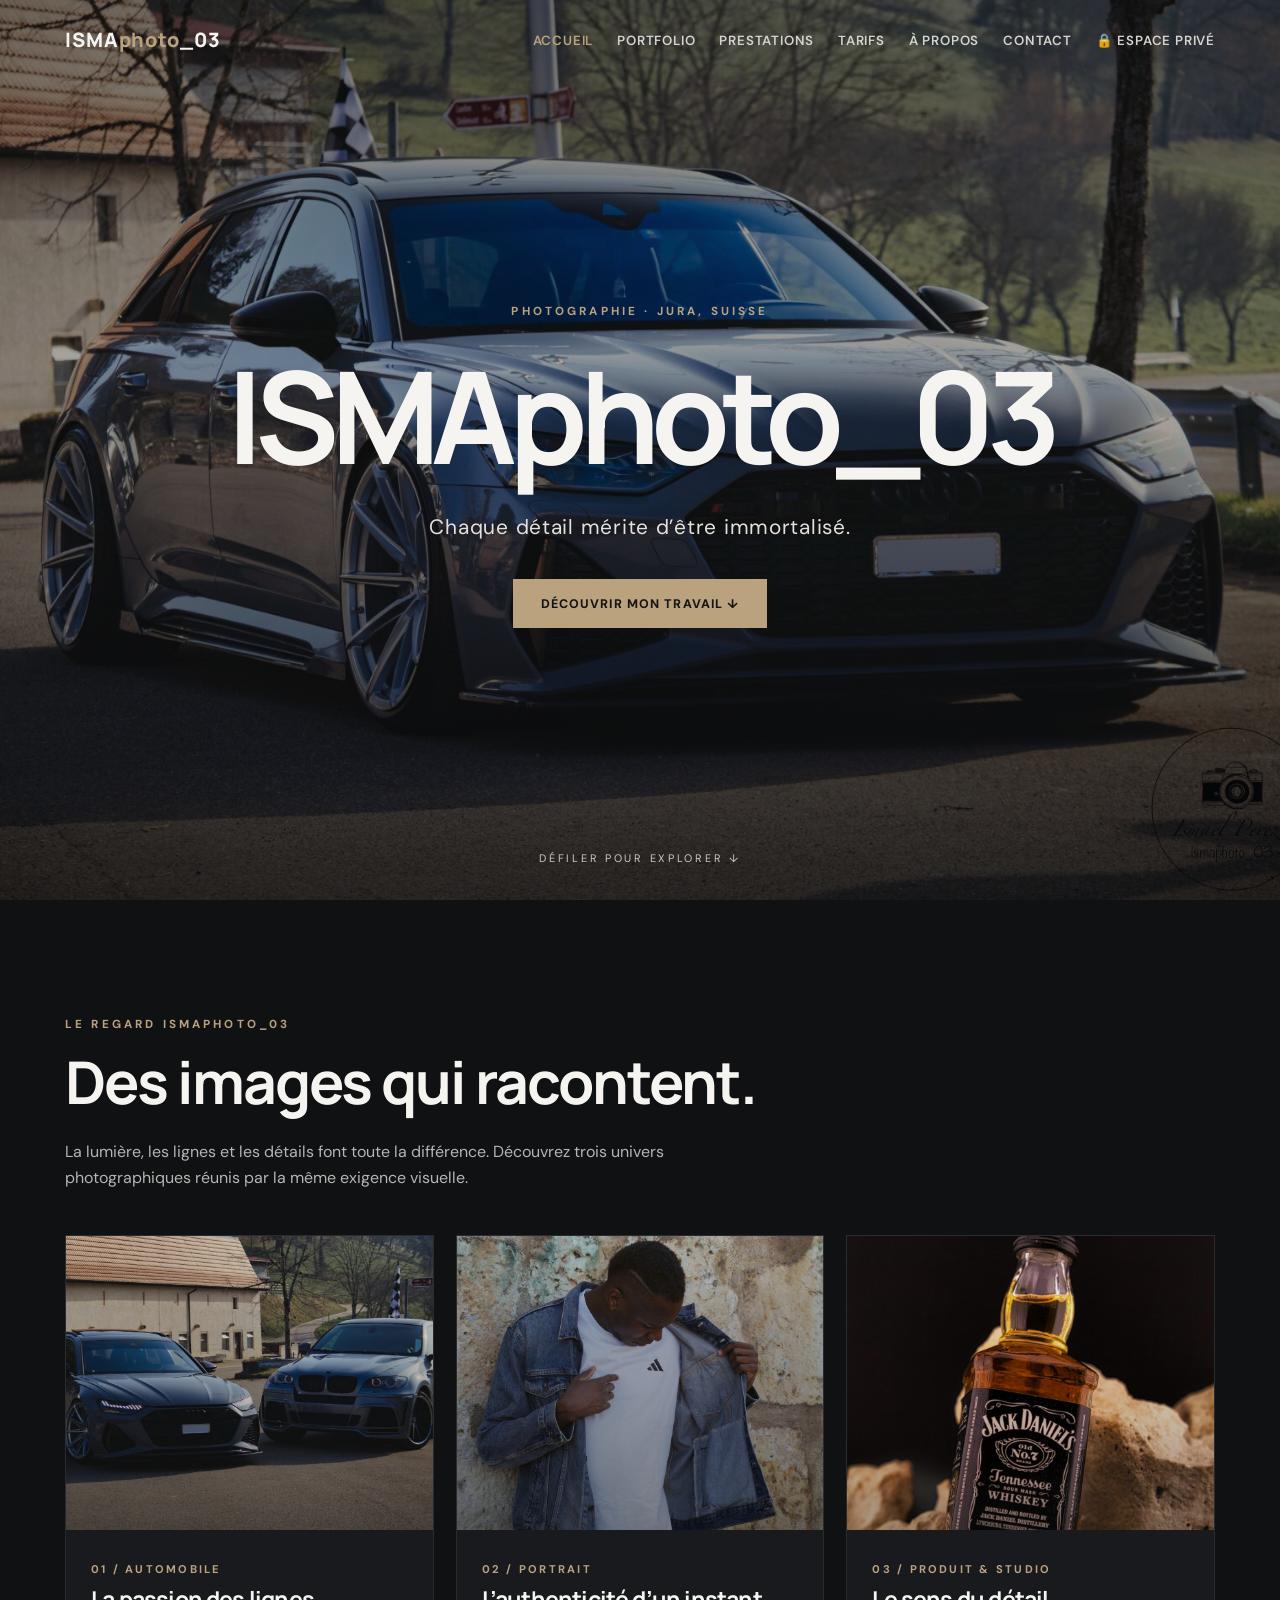
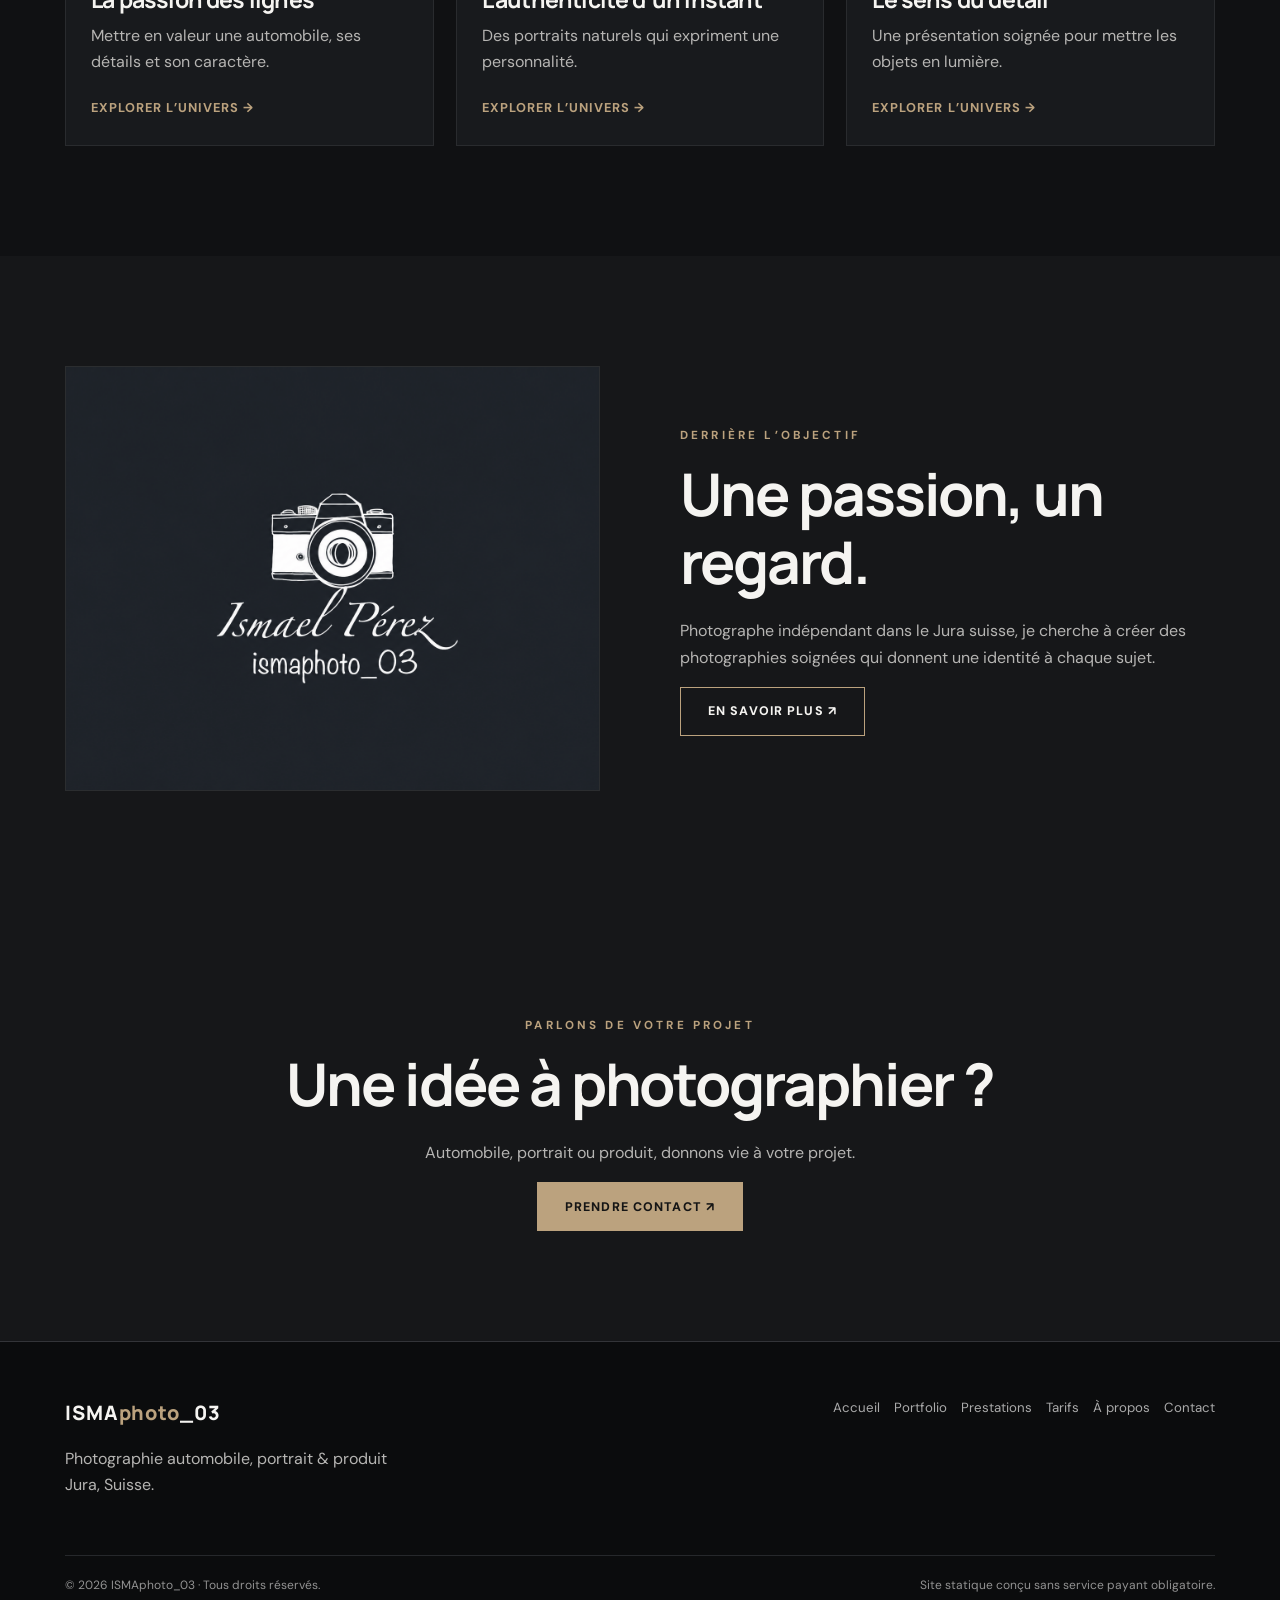
<file: index.html>
<!doctype html><html lang="fr-CH"><head><meta charset="utf-8"><meta name="viewport" content="width=device-width, initial-scale=1"><meta name="theme-color" content="#101113"><meta name="description" content="Photographe indépendant dans le Jura suisse, ISMAphoto_03 : automobile, portrait, photographie de produits."><title>Accueil | ISMAphoto_03</title><link rel="stylesheet" href="assets/style.css"><link rel="icon" href="assets/favicon.svg" type="image/svg+xml"></head><body><header class="header "><div class="container nav"><a class="brand" href="index.html" aria-label="Retour à l’accueil">ISMA<span>photo</span>_03</a><button class="menu-toggle" aria-label="Ouvrir le menu" aria-expanded="false" aria-controls="navigation">☰ Menu</button><nav id="navigation" class="nav-links" aria-label="Navigation principale"><a href="index.html" aria-current="page">Accueil</a><a href="portfolio.html" >Portfolio</a><a href="prestations.html" >Prestations</a><a href="tarifs.html" >Tarifs</a><a href="apropos.html" >À propos</a><a href="contact.html" >Contact</a><a href="/admin/" class="espace-prive">🔒 Espace privé</a></nav></div></header><main><section class="hero" id="hero-accueil" aria-label="Photographie principale ISMAphoto_03"><div class="hero-content"><span class="eyebrow">Photographie · Jura, Suisse</span><h1>ISMAphoto_03</h1><p class="lead">Chaque détail mérite d’être immortalisé.</p><a href="#univers" class="btn">Découvrir mon travail ↓</a></div><span class="scroll-hint">Défiler pour explorer ↓</span></section><section id="univers" class="section"><div class="container"><div class="section-intro"><span class="eyebrow">Le regard ISMAphoto_03</span><h2>Des images qui racontent.</h2><p class="muted">La lumière, les lignes et les détails font toute la différence. Découvrez trois univers photographiques réunis par la même exigence visuelle.</p></div><div class="grid"><article class="card"><div class="media visual-auto"></div><div class="body"><span class="tag">01 / Automobile</span><h3>La passion des lignes</h3><p>Mettre en valeur une automobile, ses détails et son caractère.</p><a class="small-link" href="portfolio.html#automobile">Explorer l’univers →</a></div></article><article class="card"><div class="media visual-portrait"></div><div class="body"><span class="tag">02 / Portrait</span><h3>L’authenticité d’un instant</h3><p>Des portraits naturels qui expriment une personnalité.</p><a class="small-link" href="portfolio.html#portrait">Explorer l’univers →</a></div></article><article class="card"><div class="media visual-product"></div><div class="body"><span class="tag">03 / Produit &amp; studio</span><h3>Le sens du détail</h3><p>Une présentation soignée pour mettre les objets en lumière.</p><a class="small-link" href="portfolio.html#produit">Explorer l’univers →</a></div></article></div></div></section><section class="section alt"><div class="container split"><div class="split-art" id="photo-coulisses" role="img" aria-label="Photographie de présentation ISMAphoto_03"></div><div><span class="eyebrow">Derrière l’objectif</span><h2>Une passion, un regard.</h2><p class="muted">Photographe indépendant dans le Jura suisse, je cherche à créer des photographies soignées qui donnent une identité à chaque sujet.</p><a class="btn outline" href="apropos.html">En savoir plus ↗</a></div></div></section><section class="section alt"><div class="container" style="text-align:center"><span class="eyebrow">Parlons de votre projet</span><h2>Une idée à photographier ?</h2><p class="muted">Automobile, portrait ou produit, donnons vie à votre projet.</p><a class="btn" href="contact.html">Prendre contact ↗</a></div></section></main><footer class="footer"><div class="container"><div class="footer-main"><div><a class="brand" href="index.html">ISMA<span>photo</span>_03</a><p class="muted">Photographie automobile, portrait &amp; produit<br>Jura, Suisse.</p></div><nav class="footer-nav" aria-label="Liens secondaires"><a href="index.html" aria-current="page">Accueil</a><a href="portfolio.html" >Portfolio</a><a href="prestations.html" >Prestations</a><a href="tarifs.html" >Tarifs</a><a href="apropos.html" >À propos</a><a href="contact.html" >Contact</a></nav></div><div class="footer-bottom"><span>© <span id="year">2026</span> ISMAphoto_03 · Tous droits réservés.</span><span>Site statique conçu sans service payant obligatoire.</span></div></div></footer><script src="assets/script.js" defer></script><script>
/* La photo de couverture est pilotée par Pages CMS via data/accueil.json.
   Sans photo sélectionnée, on conserve automatiquement l’illustration existante. */
(async function () {
  const hero = document.getElementById('hero-accueil');
  if (!hero) return;
  try {
    const response = await fetch('data/accueil.json', { cache: 'no-cache' });
    if (!response.ok) return;
    const settings = await response.json();
    const path = typeof settings.photo === 'string' ? settings.photo.trim() : '';
    // Les médias proviennent uniquement du dossier public /images configuré dans Pages CMS.
    if (!/^\/images\/[a-zA-Z0-9_./% -]+\.(?:jpg|jpeg|png|webp|avif)$/i.test(path) || path.includes('..')) return;
    const photo = new Image();
    photo.onload = () => {
      hero.style.backgroundImage = 'url(' + JSON.stringify(path) + ')';
      if (typeof settings.description === 'string' && settings.description.trim()) {
        hero.setAttribute('aria-label', settings.description.trim());
      }
    };
    photo.src = path;
  } catch (_) { /* Garde l’image d’origine si la configuration manque. */ }
})();

/* Les trois images de catégories sont réglables depuis Pages CMS.
   Si un champ est vide ou qu'une image est inaccessible, l'illustration d'origine reste affichée. */
(async function () {
  try {
    const response = await fetch('data/accueil.json', { cache: 'no-cache' });
    if (!response.ok) return;
    const settings = await response.json();
    const categories = [
      ['photo_automobile', '.visual-auto'],
      ['photo_portrait', '.visual-portrait'],
      ['photo_produit', '.visual-product']
    ];
    for (const [field, selector] of categories) {
      const element = document.querySelector('#univers ' + selector);
      const path = typeof settings[field] === 'string' ? settings[field].trim() : '';
      if (!element || !/^\/images\/[a-zA-Z0-9_./% -]+\.(?:jpg|jpeg|png|webp|avif)$/i.test(path) || path.includes('..')) continue;
      const picture = new Image();
      picture.onload = () => { element.style.backgroundImage = 'url(' + JSON.stringify(path) + ')'; };
      picture.src = path;
    }
  } catch (_) { /* Les illustrations d'origine restent visibles. */ }
})();

/* Image de la rubrique « Derrière l’objectif » gérée par Pages CMS. */
(async function () {
  const element = document.getElementById('photo-coulisses');
  if (!element) return;
  try {
    const response = await fetch('data/accueil.json', { cache: 'no-cache' });
    if (!response.ok) return;
    const settings = await response.json();
    const path = typeof settings.photo_coulisses === 'string' ? settings.photo_coulisses.trim() : '';
    if (!/^\/images\/[a-zA-Z0-9_./% -]+\.(?:jpg|jpeg|png|webp|avif)$/i.test(path) || path.includes('..')) return;
    const picture = new Image();
    picture.onload = () => {
      element.style.backgroundImage = 'url(' + JSON.stringify(path) + ')';
      element.setAttribute('aria-label', 'Photographie de présentation ISMAphoto_03');
    };
    picture.src = path;
  } catch (_) { /* L’illustration actuelle reste visible en attendant une photo. */ }
})();
</script><script>document.getElementById('year').textContent=new Date().getFullYear()</script></body></html>
</file>
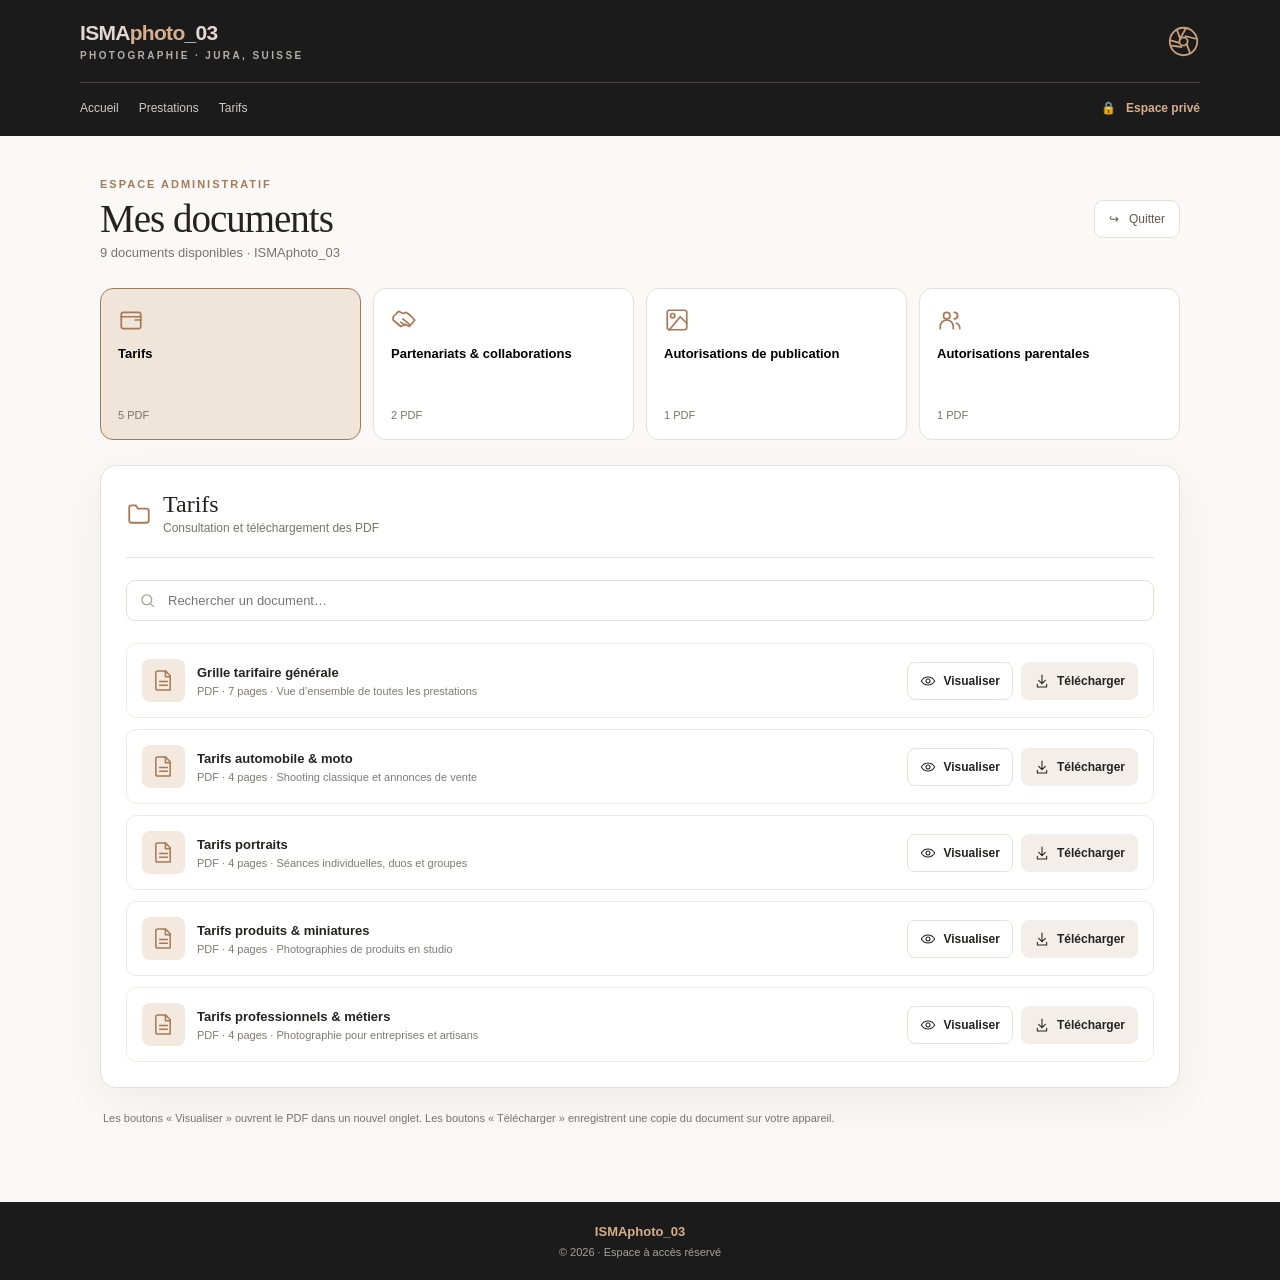
<file: admin/documents/index.html>
<!doctype html><html lang="fr-CH"><head>
<meta charset="utf-8"><meta name="viewport" content="width=device-width,initial-scale=1"><meta name="robots" content="noindex,nofollow,noarchive"><meta name="theme-color" content="#1b1b1b">
<title>Mes documents | ISMAphoto_03</title><link rel="stylesheet" href="/admin/style.css"></head><body>
<header class="site-header"><div class="header-top"><div><a class="brand" href="/">ISMA<span>photo</span>_03</a><div class="brand-sub">PHOTOGRAPHIE · JURA, SUISSE</div></div>
<svg class="aperture" width="33" height="33" viewBox="0 0 24 24" aria-hidden="true" fill="none" stroke="currentColor" stroke-width="1.3"><circle cx="12" cy="12" r="10"/><circle cx="12" cy="12" r="3"/><path d="m14 2-4 7m11 1-8-2m4 13-3-8M3 15l8 1M7 3l3 8M2 11l7 2"/></svg></div>
<div class="nav-line"><nav class="nav-links"><a href="/">Accueil</a><a href="/prestations.html">Prestations</a><a href="/tarifs.html">Tarifs</a></nav><div class="nav-private">🔒 &nbsp; Espace privé</div></div></header>
<main class="main docs-main"><div class="docs-top"><div><div class="eyebrow">Espace administratif</div><h1>Mes documents</h1><div class="docs-sub">9 documents disponibles · ISMAphoto_03</div></div><button class="logout" id="logout" type="button">↪ &nbsp; Quitter</button></div>
<div id="offline-banner" class="offline-banner" role="alert">La session a expiré. Veuillez vous reconnecter.</div>
<div class="folder-grid" role="tablist" aria-label="Dossiers documentaires" id="folders"></div>
<section class="documents-panel" aria-labelledby="folder-title"><div class="section-bar"><svg width="26" height="26" viewBox="0 0 24 24" aria-hidden="true" fill="none" stroke="currentColor" stroke-width="1.7"><path d="M3 7a2 2 0 0 1 2-2h4l2 3h8a2 2 0 0 1 2 2v9a2 2 0 0 1-2 2H5a2 2 0 0 1-2-2z"/></svg><div><h2 id="folder-title">Tarifs</h2><p>Consultation et téléchargement des PDF</p></div></div>
<div class="search-wrap"><svg width="17" height="17" viewBox="0 0 24 24" aria-hidden="true" fill="none" stroke="currentColor" stroke-width="1.7"><circle cx="11" cy="11" r="7"/><path d="m16 16 5 5"/></svg><input type="search" class="search" id="search" aria-label="Rechercher un document" placeholder="Rechercher un document…"></div>
<div id="documents" class="documents" aria-live="polite"></div></section><p class="docs-help">Les boutons « Visualiser » ouvrent le PDF dans un nouvel onglet. Les boutons « Télécharger » enregistrent une copie du document sur votre appareil.</p></main>
<footer class="site-footer"><div class="brand-footer">ISMAphoto_03</div><div class="copyright">© 2026 · Espace à accès réservé</div></footer><script src="/admin/documents/app.js" defer></script></body></html>
</file>
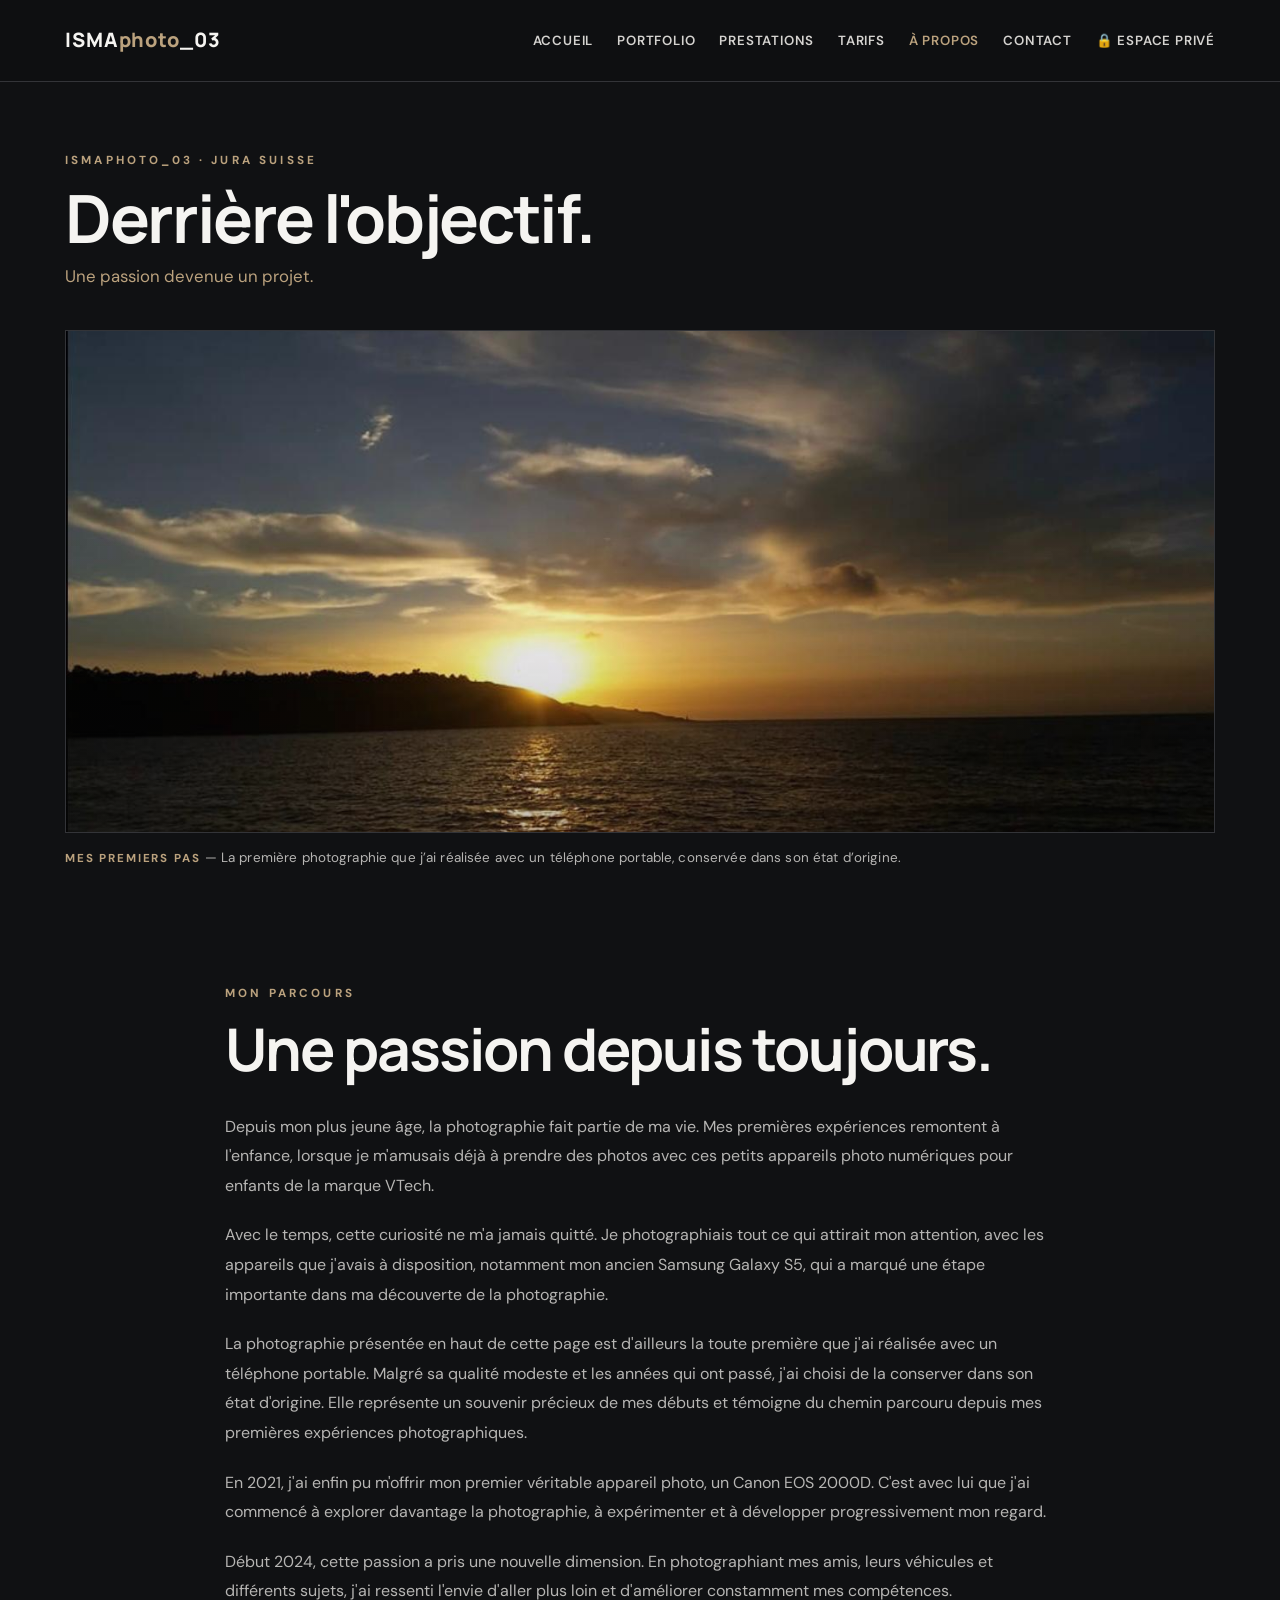
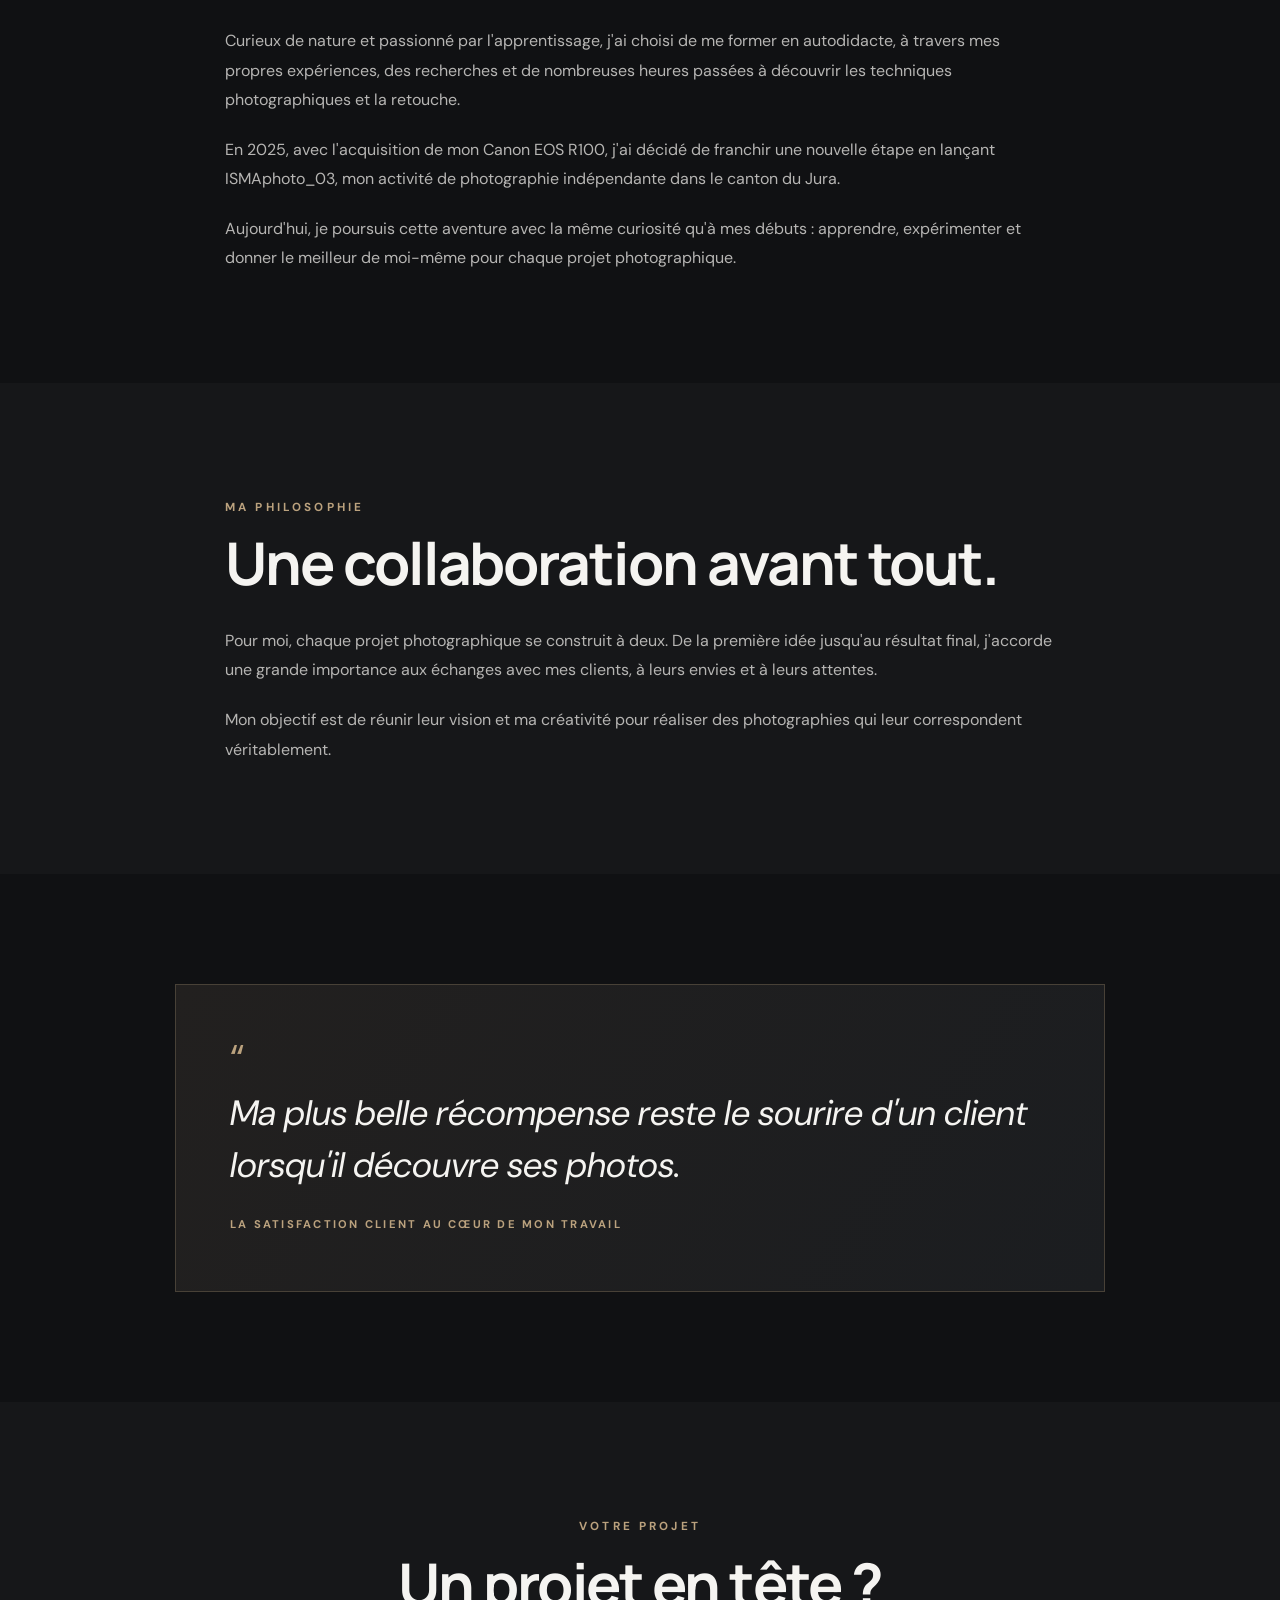
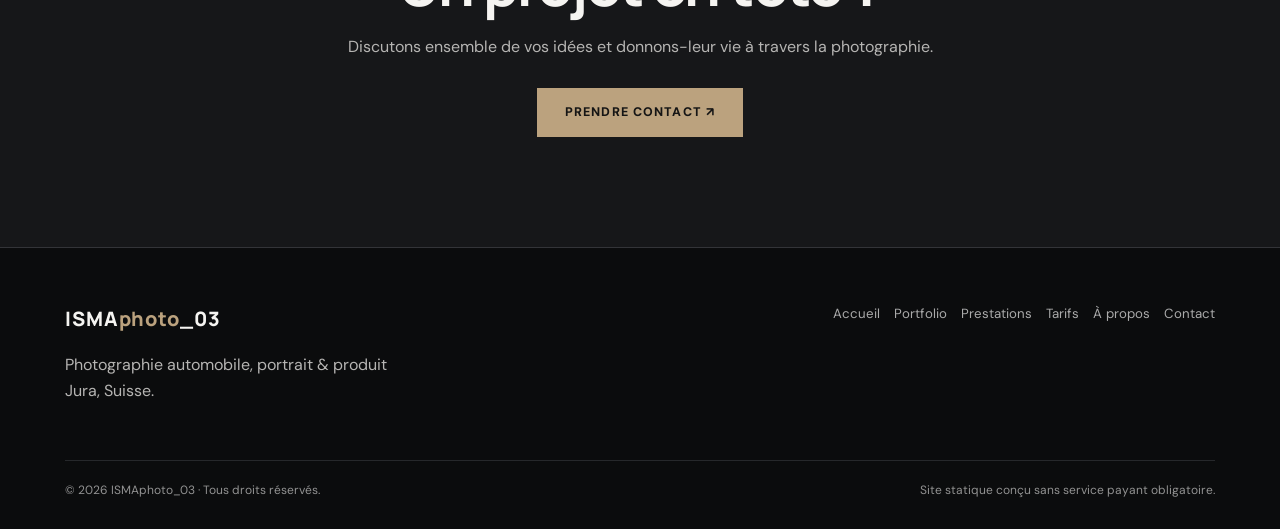
<file: apropos.html>
<!DOCTYPE html>
<html lang="fr-CH"><head><meta charset="utf-8"/><meta content="width=device-width, initial-scale=1" name="viewport"/><meta content="#101113" name="theme-color"/><meta content="Découvrez l’histoire et la démarche d’ISMAphoto_03, photographe indépendant et autodidacte dans le Jura suisse." name="description"/><title>À propos | ISMAphoto_03</title><link href="assets/style.css" rel="stylesheet"/><link href="assets/favicon.svg" rel="icon" type="image/svg+xml"/><style>
/* À propos — V10, identite visuelle coherente avec le site */
.about-top{padding:146px 0 40px} /* 82px de menu fixe + 64px de respiration */
.about-top h1{margin:9px 0 8px;font-size:clamp(2.45rem,5.2vw,4.5rem);letter-spacing:-.035em;line-height:1.1}
.about-kicker{color:var(--gold);font-size:1.05rem;margin:0}
.about-visual{aspect-ratio:16/7;min-height:230px;border:1px solid var(--line);background:#1e2023 url('assets/hero.svg') center/cover no-repeat;position:relative;overflow:hidden}
.about-visual:after{content:'';position:absolute;inset:0;pointer-events:none;background:linear-gradient(0deg,rgba(16,17,19,.25),transparent 60%)}
.about-caption{margin:14px 0 0;color:var(--muted);font-size:.84rem;line-height:1.6;letter-spacing:.01em}
.about-caption strong{color:var(--gold);font-size:.72rem;letter-spacing:.16em;text-transform:uppercase;font-weight:700}
.about-story{max-width:830px;margin:0 auto}
.about-story h2,.about-philosophy h2{margin:10px 0 28px}
.about-story p,.about-philosophy p{color:var(--muted);margin:0 0 20px;line-height:1.85}
.about-story p:last-child,.about-philosophy p:last-child{margin-bottom:0}
.about-philosophy{max-width:830px;margin:0 auto}
.about-quote{border:1px solid #484137;background:linear-gradient(125deg,#22201f,#1b1d20);padding:clamp(26px,5vw,54px);max-width:930px;margin:0 auto}
.about-quote-mark{color:var(--gold);font-size:2.5rem;line-height:1}
.about-quote blockquote{margin:8px 0 19px;font-size:clamp(1.4rem,2.8vw,2.2rem);font-style:italic;line-height:1.48}
.about-quote .tag{color:var(--gold)}
.about-cta{text-align:center;max-width:750px;margin:0 auto}
.about-cta h2{margin-bottom:10px}.about-cta p{color:var(--muted);margin-bottom:27px}
@media(max-width:680px){.about-top{padding:114px 0 30px}.about-visual{aspect-ratio:4/3;min-height:220px}.about-story p,.about-philosophy p{line-height:1.72}}
</style></head><body><header class="header inner"><div class="container nav"><a aria-label="Retour à l’accueil" class="brand" href="index.html">ISMA<span>photo</span>_03</a><button aria-controls="navigation" aria-expanded="false" aria-label="Ouvrir le menu" class="menu-toggle">☰ Menu</button><nav aria-label="Navigation principale" class="nav-links" id="navigation"><a href="index.html">Accueil</a><a href="portfolio.html">Portfolio</a><a href="prestations.html">Prestations</a><a href="tarifs.html">Tarifs</a><a aria-current="page" href="apropos.html">À propos</a><a href="contact.html">Contact</a><a href="/admin/" class="espace-prive">🔒 Espace privé</a></nav></div></header><main>
<section class="about-top"><div class="container"><span class="eyebrow">ISMAphoto_03 · Jura Suisse</span><h1>Derrière l'objectif.</h1><p class="about-kicker">Une passion devenue un projet.</p></div></section>
<section><div class="container"><div aria-label="Ma première photographie réalisée avec un téléphone portable Samsung Galaxy S5" class="about-visual" id="about-photo" role="img"></div><p class="about-caption"><strong>Mes premiers pas</strong> — La première photographie que j’ai réalisée avec un téléphone portable, conservée dans son état d’origine.</p></div></section>
<section class="section"><div class="container"><div class="about-story"><span class="eyebrow">Mon parcours</span><h2>Une passion depuis toujours.</h2>
<p>Depuis mon plus jeune âge, la photographie fait partie de ma vie. Mes premières expériences remontent à l'enfance, lorsque je m'amusais déjà à prendre des photos avec ces petits appareils photo numériques pour enfants de la marque VTech.</p>
<p>Avec le temps, cette curiosité ne m'a jamais quitté. Je photographiais tout ce qui attirait mon attention, avec les appareils que j'avais à disposition, notamment mon ancien Samsung Galaxy S5, qui a marqué une étape importante dans ma découverte de la photographie.</p>
<p>La photographie présentée en haut de cette page est d'ailleurs la toute première que j'ai réalisée avec un téléphone portable. Malgré sa qualité modeste et les années qui ont passé, j'ai choisi de la conserver dans son état d'origine. Elle représente un souvenir précieux de mes débuts et témoigne du chemin parcouru depuis mes premières expériences photographiques.</p>
<p>En 2021, j'ai enfin pu m'offrir mon premier véritable appareil photo, un Canon EOS 2000D. C'est avec lui que j'ai commencé à explorer davantage la photographie, à expérimenter et à développer progressivement mon regard.</p>
<p>Début 2024, cette passion a pris une nouvelle dimension. En photographiant mes amis, leurs véhicules et différents sujets, j'ai ressenti l'envie d'aller plus loin et d'améliorer constamment mes compétences.</p>
<p>Curieux de nature et passionné par l'apprentissage, j'ai choisi de me former en autodidacte, à travers mes propres expériences, des recherches et de nombreuses heures passées à découvrir les techniques photographiques et la retouche.</p>
<p>En 2025, avec l'acquisition de mon Canon EOS R100, j'ai décidé de franchir une nouvelle étape en lançant ISMAphoto_03, mon activité de photographie indépendante dans le canton du Jura.</p>
<p>Aujourd'hui, je poursuis cette aventure avec la même curiosité qu'à mes débuts : apprendre, expérimenter et donner le meilleur de moi-même pour chaque projet photographique.</p>
</div></div></section>
<section class="section alt"><div class="container"><div class="about-philosophy"><span class="eyebrow">Ma philosophie</span><h2>Une collaboration avant tout.</h2><p>Pour moi, chaque projet photographique se construit à deux. De la première idée jusqu'au résultat final, j'accorde une grande importance aux échanges avec mes clients, à leurs envies et à leurs attentes.</p><p>Mon objectif est de réunir leur vision et ma créativité pour réaliser des photographies qui leur correspondent véritablement.</p></div></div></section>
<section class="section"><div class="container"><div class="about-quote"><div aria-hidden="true" class="about-quote-mark">“</div><blockquote>Ma plus belle récompense reste le sourire d'un client lorsqu'il découvre ses photos.</blockquote><span class="tag">La satisfaction client au cœur de mon travail</span></div></div></section>
<section class="section alt"><div class="container"><div class="about-cta"><span class="eyebrow">Votre projet</span><h2>Un projet en tête ?</h2><p>Discutons ensemble de vos idées et donnons-leur vie à travers la photographie.</p><a class="btn" href="contact.html">Prendre contact ↗</a></div></div></section>
</main><footer class="footer"><div class="container"><div class="footer-main"><div><a class="brand" href="index.html">ISMA<span>photo</span>_03</a><p class="muted">Photographie automobile, portrait &amp; produit<br/>Jura, Suisse.</p></div><nav aria-label="Liens secondaires" class="footer-nav"><a href="index.html">Accueil</a><a href="portfolio.html">Portfolio</a><a href="prestations.html">Prestations</a><a href="tarifs.html">Tarifs</a><a aria-current="page" href="apropos.html">À propos</a><a href="contact.html">Contact</a></nav></div><div class="footer-bottom"><span>© <span id="year">2026</span> ISMAphoto_03 · Tous droits réservés.</span><span>Site statique conçu sans service payant obligatoire.</span></div></div></footer><script defer="" src="assets/script.js"></script><script>document.getElementById('year').textContent=new Date().getFullYear()</script><script>/* Image de la page A propos : modifiable dans Pages CMS. */
(async function () {
  try {
    const response = await fetch('data/apropos.json', {cache:'no-cache'});
    if (!response.ok) return;
    const settings = await response.json();
    const path = typeof settings.photo_principale === 'string' ? settings.photo_principale.trim() : '';
    if (!/^\/images\/[a-zA-Z0-9_./% -]+\.(?:jpg|jpeg|png|webp|avif)$/i.test(path) || path.includes('..')) return;
    const image = new Image();
    image.onload = function () { document.getElementById('about-photo').style.backgroundImage = 'url(' + JSON.stringify(path) + ')'; };
    image.src = path;
  } catch (_) { /* Image par defaut conservee. */ }
})();</script></body></html>
</file>
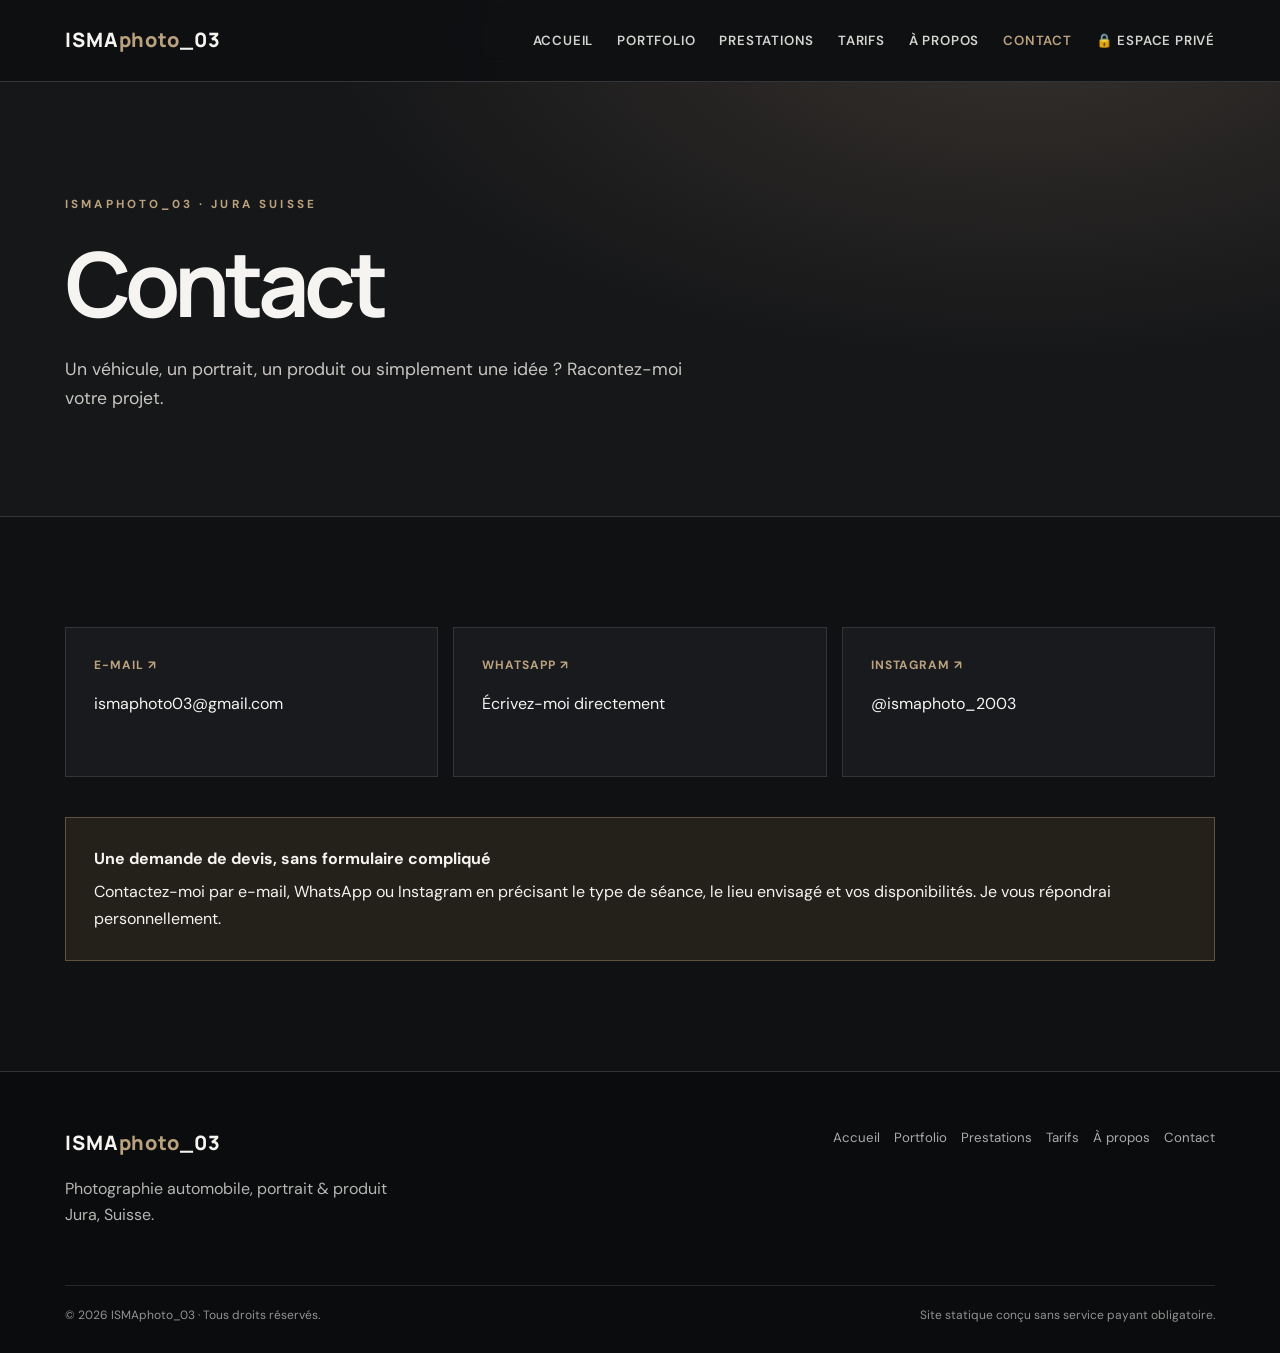
<file: contact.html>
<!doctype html><html lang="fr-CH"><head><meta charset="utf-8"><meta name="viewport" content="width=device-width, initial-scale=1"><meta name="theme-color" content="#101113"><meta name="description" content="Contacter ISMAphoto_03, photographe indépendant dans le Jura suisse. Instagram, WhatsApp et e-mail."><title>Contact | ISMAphoto_03</title><link rel="stylesheet" href="assets/style.css"><link rel="icon" href="assets/favicon.svg" type="image/svg+xml"></head><body><header class="header inner"><div class="container nav"><a class="brand" href="index.html" aria-label="Retour à l’accueil">ISMA<span>photo</span>_03</a><button class="menu-toggle" aria-label="Ouvrir le menu" aria-expanded="false" aria-controls="navigation">☰ Menu</button><nav id="navigation" class="nav-links" aria-label="Navigation principale"><a href="index.html" >Accueil</a><a href="portfolio.html" >Portfolio</a><a href="prestations.html" >Prestations</a><a href="tarifs.html" >Tarifs</a><a href="apropos.html" >À propos</a><a href="contact.html" aria-current="page">Contact</a><a href="/admin/" class="espace-prive">🔒 Espace privé</a></nav></div></header><main><section class="page-head"><div class="container"><span class="eyebrow">ISMAphoto_03 · Jura Suisse</span><h1>Contact</h1><p>Un véhicule, un portrait, un produit ou simplement une idée ? Racontez-moi votre projet.</p></div></section><section class="section"><div class="container"><div class="contact-links"><a class="contact-box" href="mailto:ismaphoto03@gmail.com?subject=Demande%20de%20shooting%20ISMAphoto_03"><strong>E-mail ↗</strong><span>ismaphoto03@gmail.com</span></a><a class="contact-box" href="https://wa.me/41786314746" target="_blank" rel="noopener noreferrer"><strong>WhatsApp ↗</strong><span>Écrivez-moi directement</span></a><a class="contact-box" href="https://www.instagram.com/ismaphoto_2003/" target="_blank" rel="noopener noreferrer"><strong>Instagram ↗</strong><span>@ismaphoto_2003</span></a></div><div class="notice" style="margin-top:40px"><strong>Une demande de devis, sans formulaire compliqué</strong><p>Contactez-moi par e-mail, WhatsApp ou Instagram en précisant le type de séance, le lieu envisagé et vos disponibilités. Je vous répondrai personnellement.</p></div></div></section></main><footer class="footer"><div class="container"><div class="footer-main"><div><a class="brand" href="index.html">ISMA<span>photo</span>_03</a><p class="muted">Photographie automobile, portrait &amp; produit<br>Jura, Suisse.</p></div><nav class="footer-nav" aria-label="Liens secondaires"><a href="index.html" >Accueil</a><a href="portfolio.html" >Portfolio</a><a href="prestations.html" >Prestations</a><a href="tarifs.html" >Tarifs</a><a href="apropos.html" >À propos</a><a href="contact.html" aria-current="page">Contact</a></nav></div><div class="footer-bottom"><span>© <span id="year">2026</span> ISMAphoto_03 · Tous droits réservés.</span><span>Site statique conçu sans service payant obligatoire.</span></div></div></footer><script src="assets/script.js" defer></script><script>document.getElementById('year').textContent=new Date().getFullYear()</script></body></html>
</file>
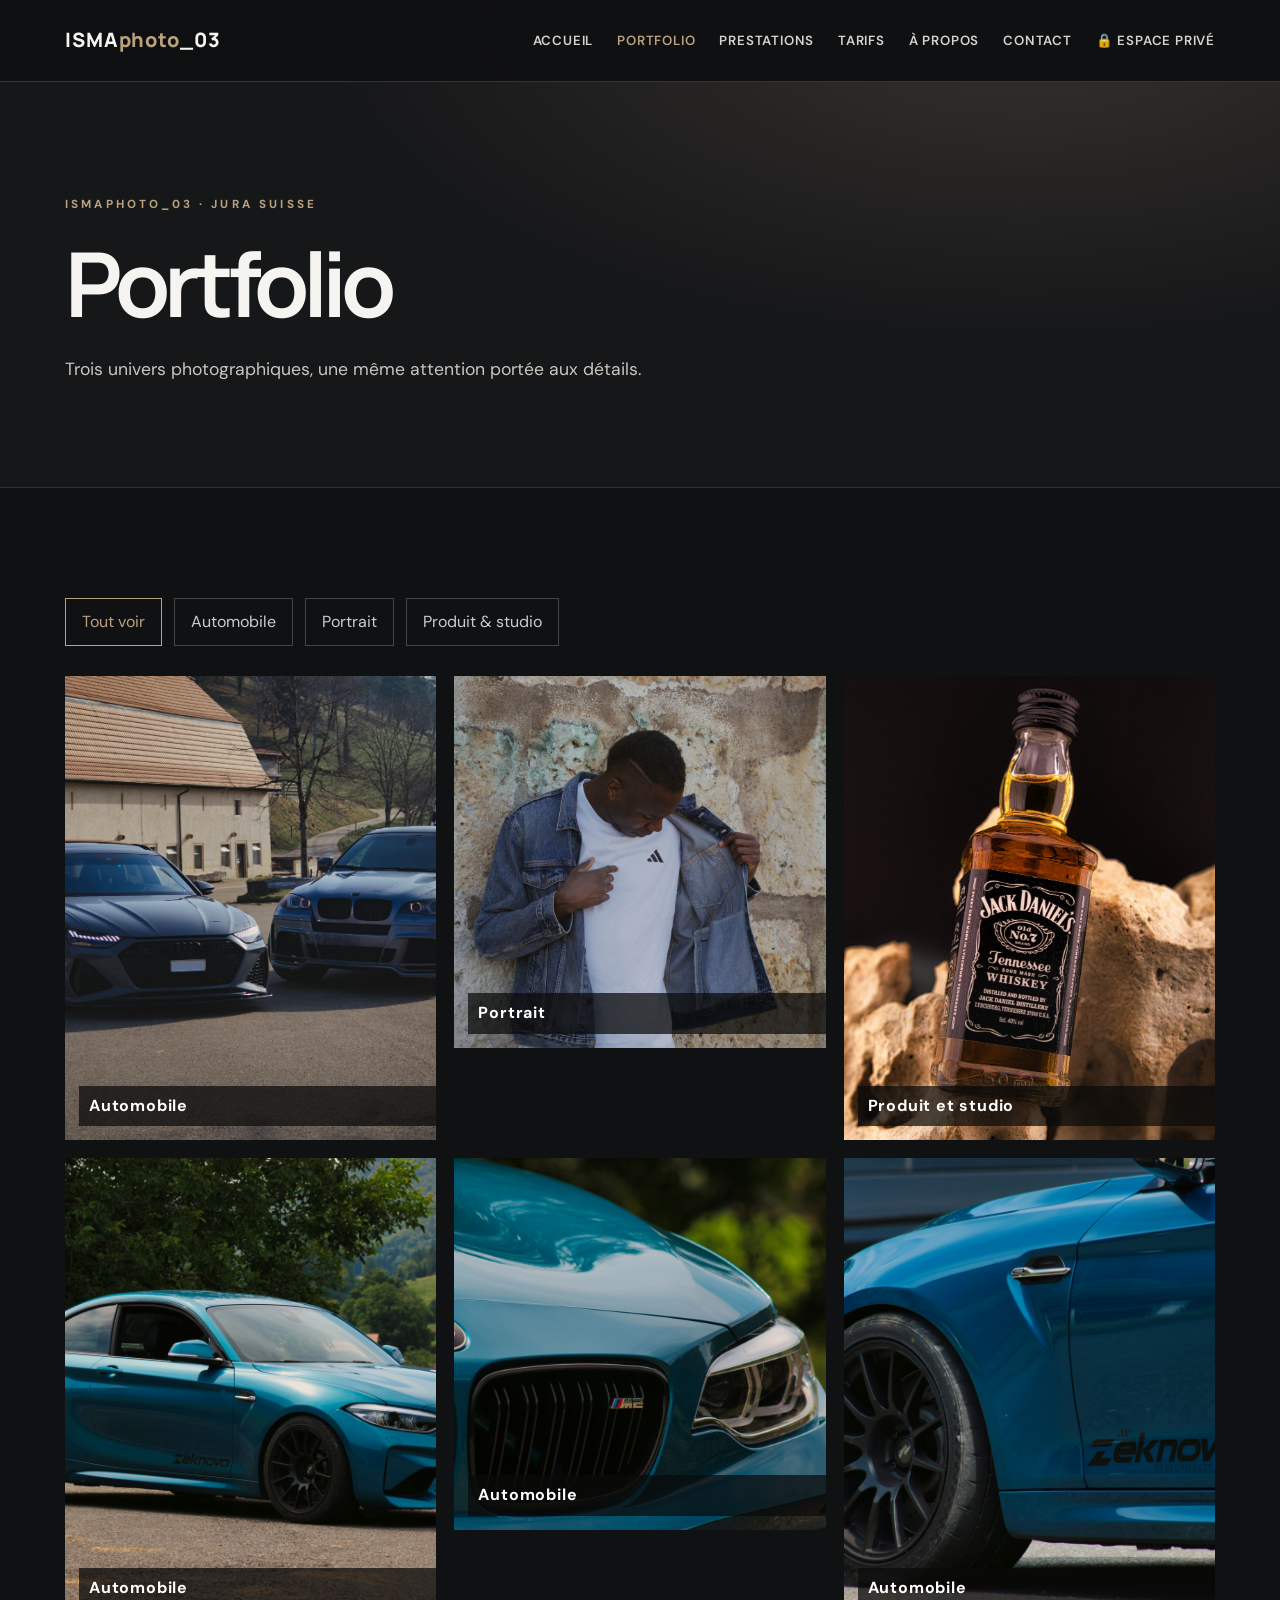
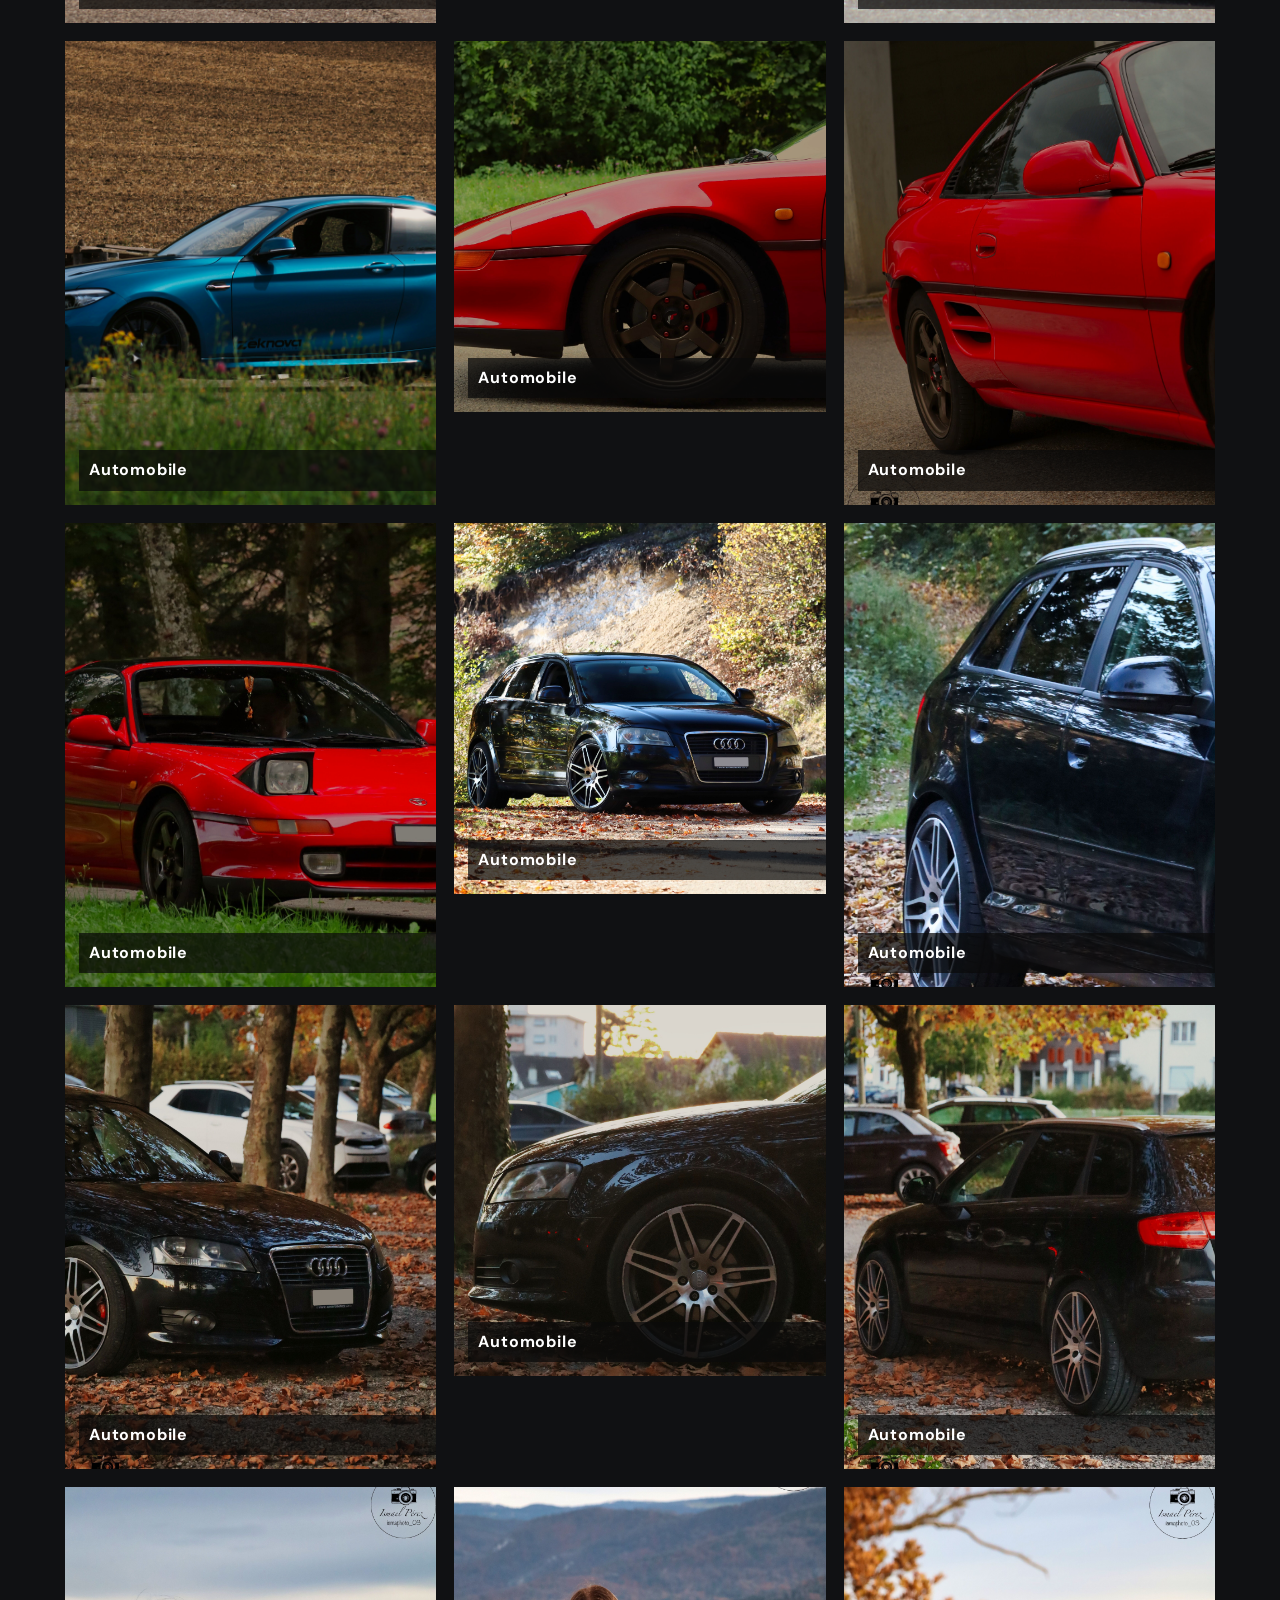
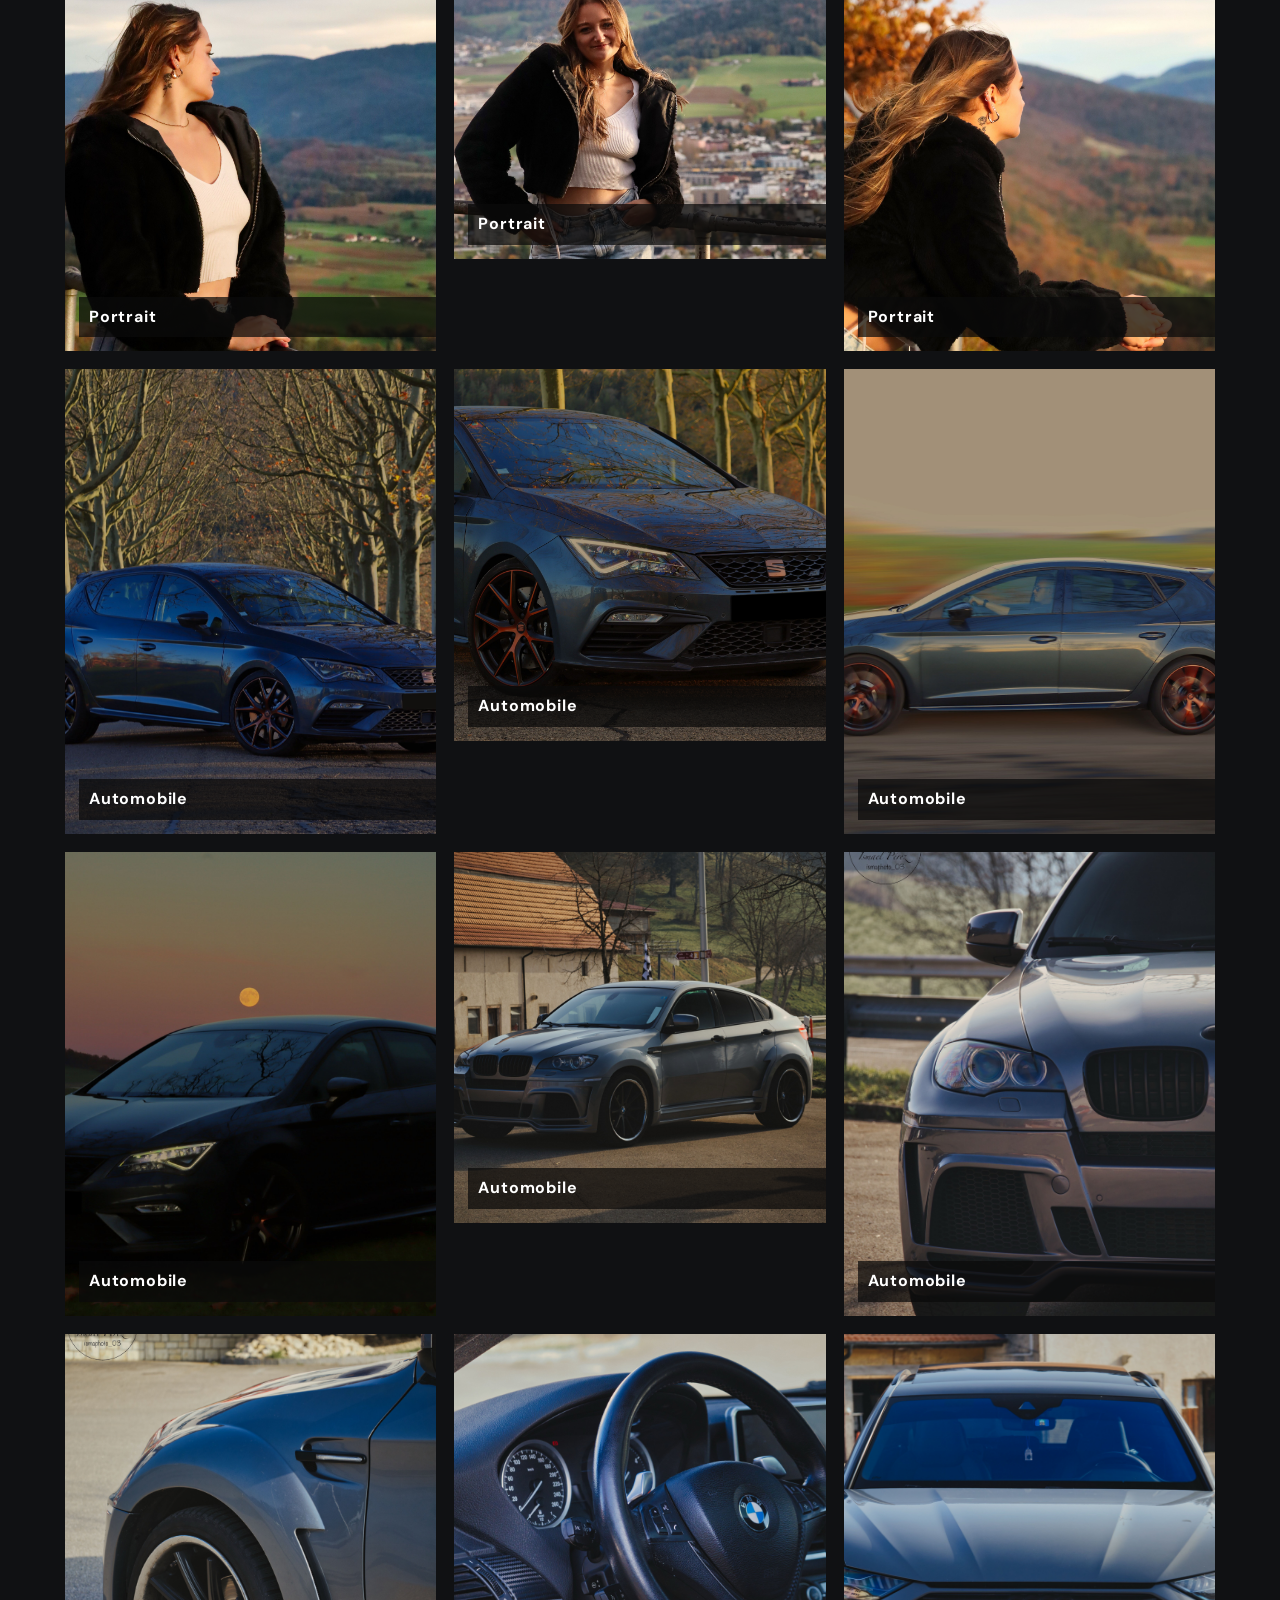
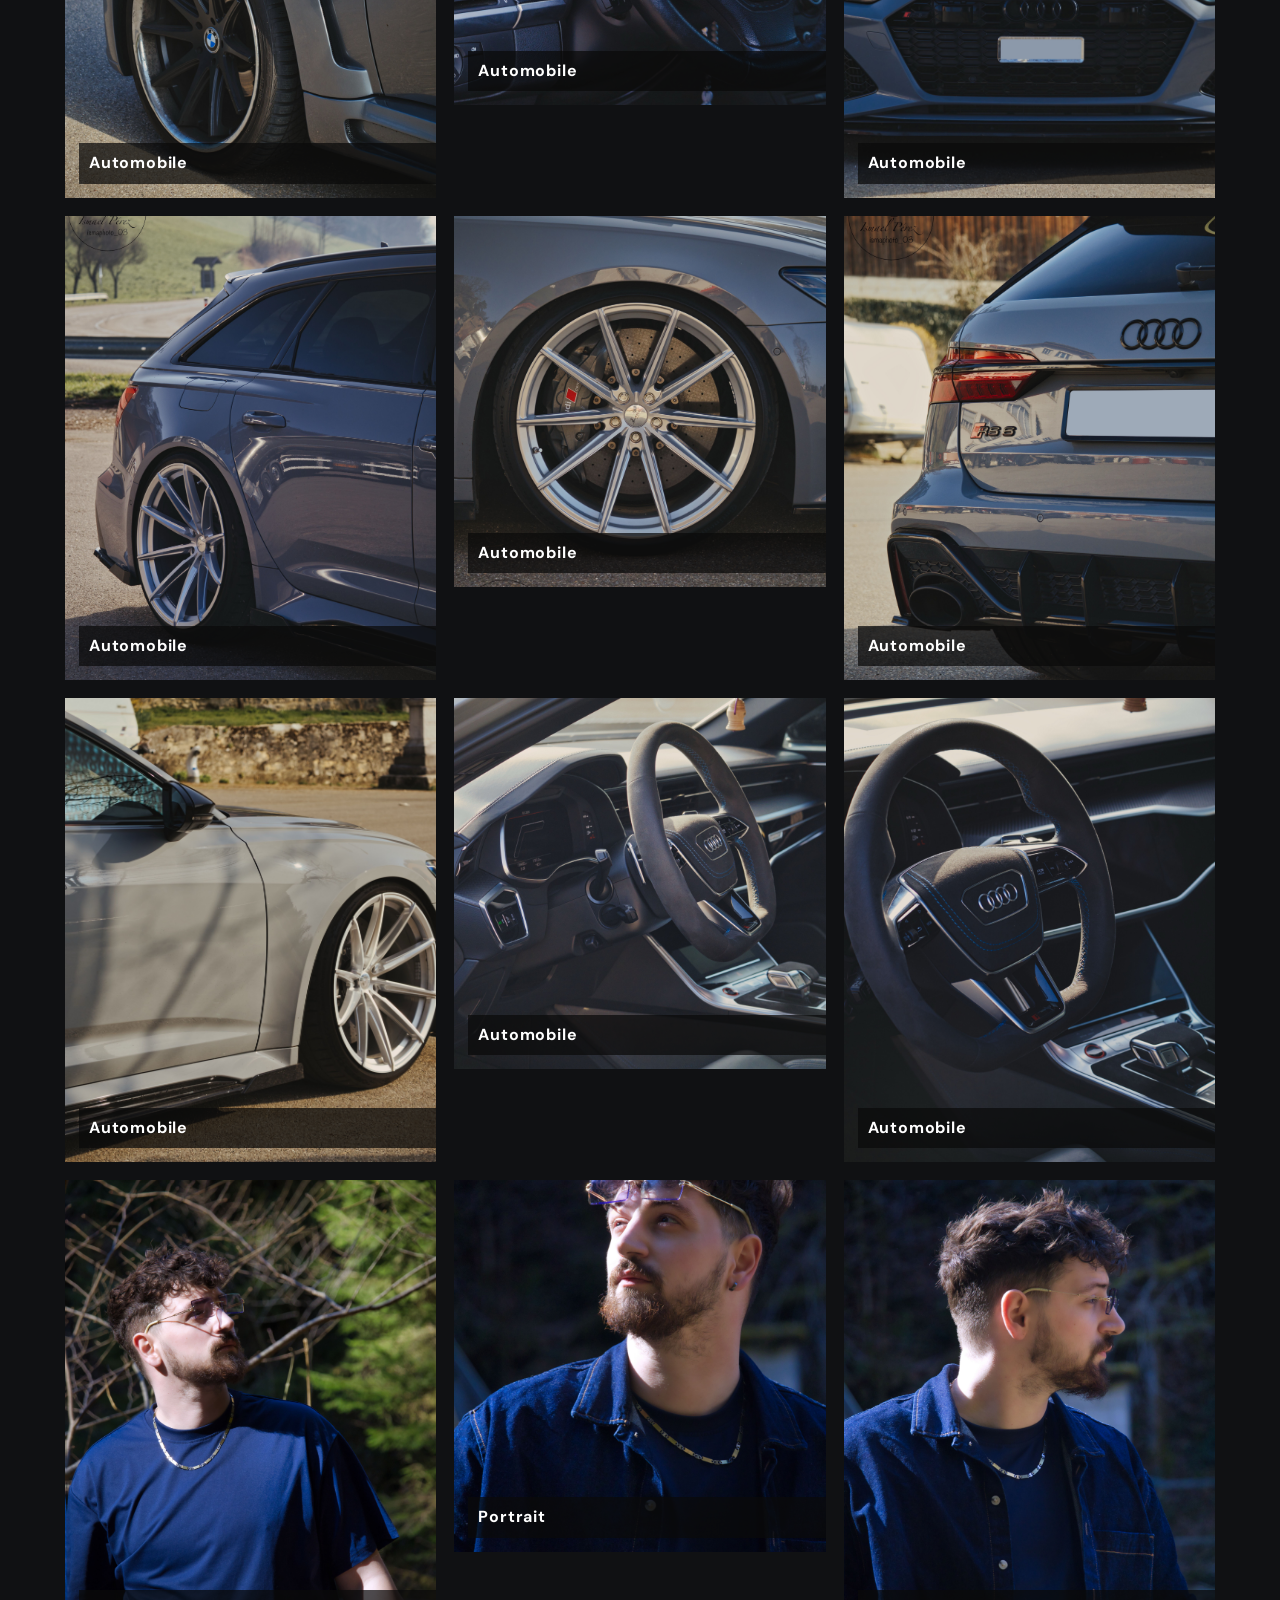
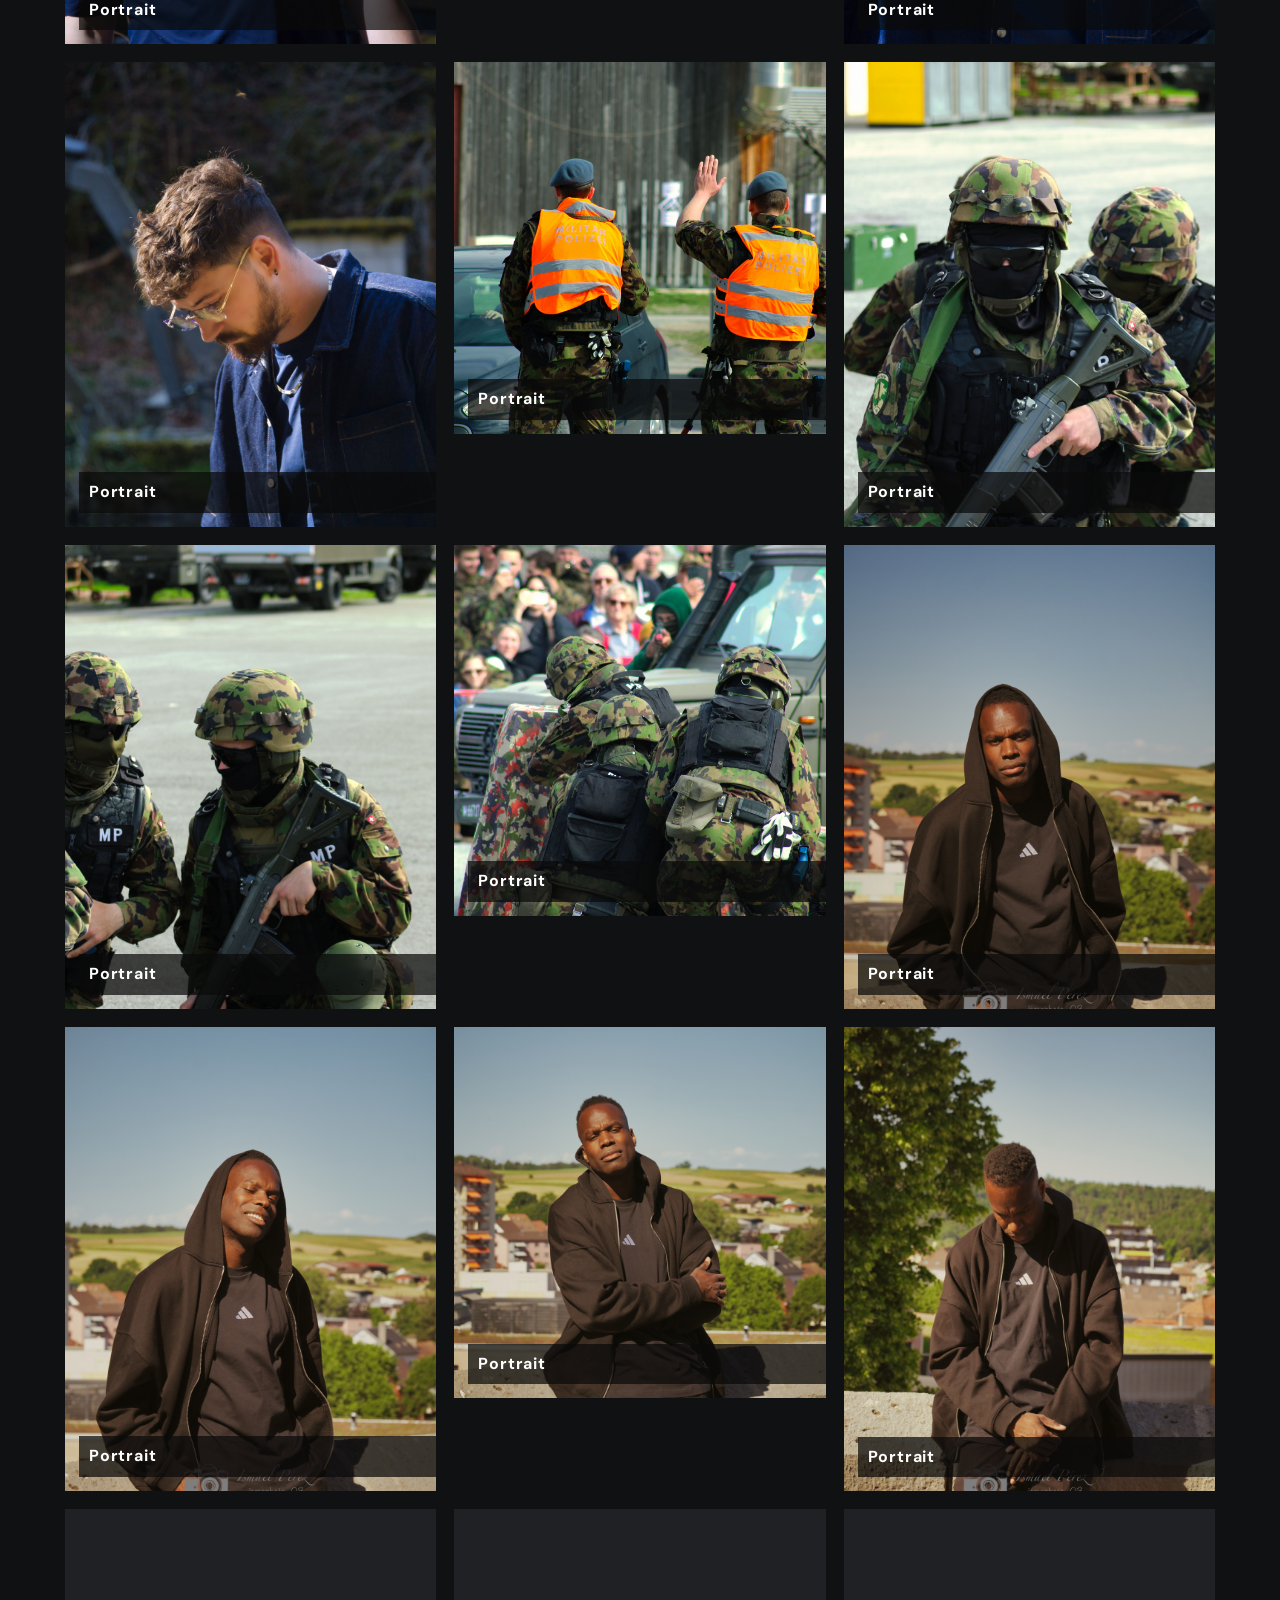
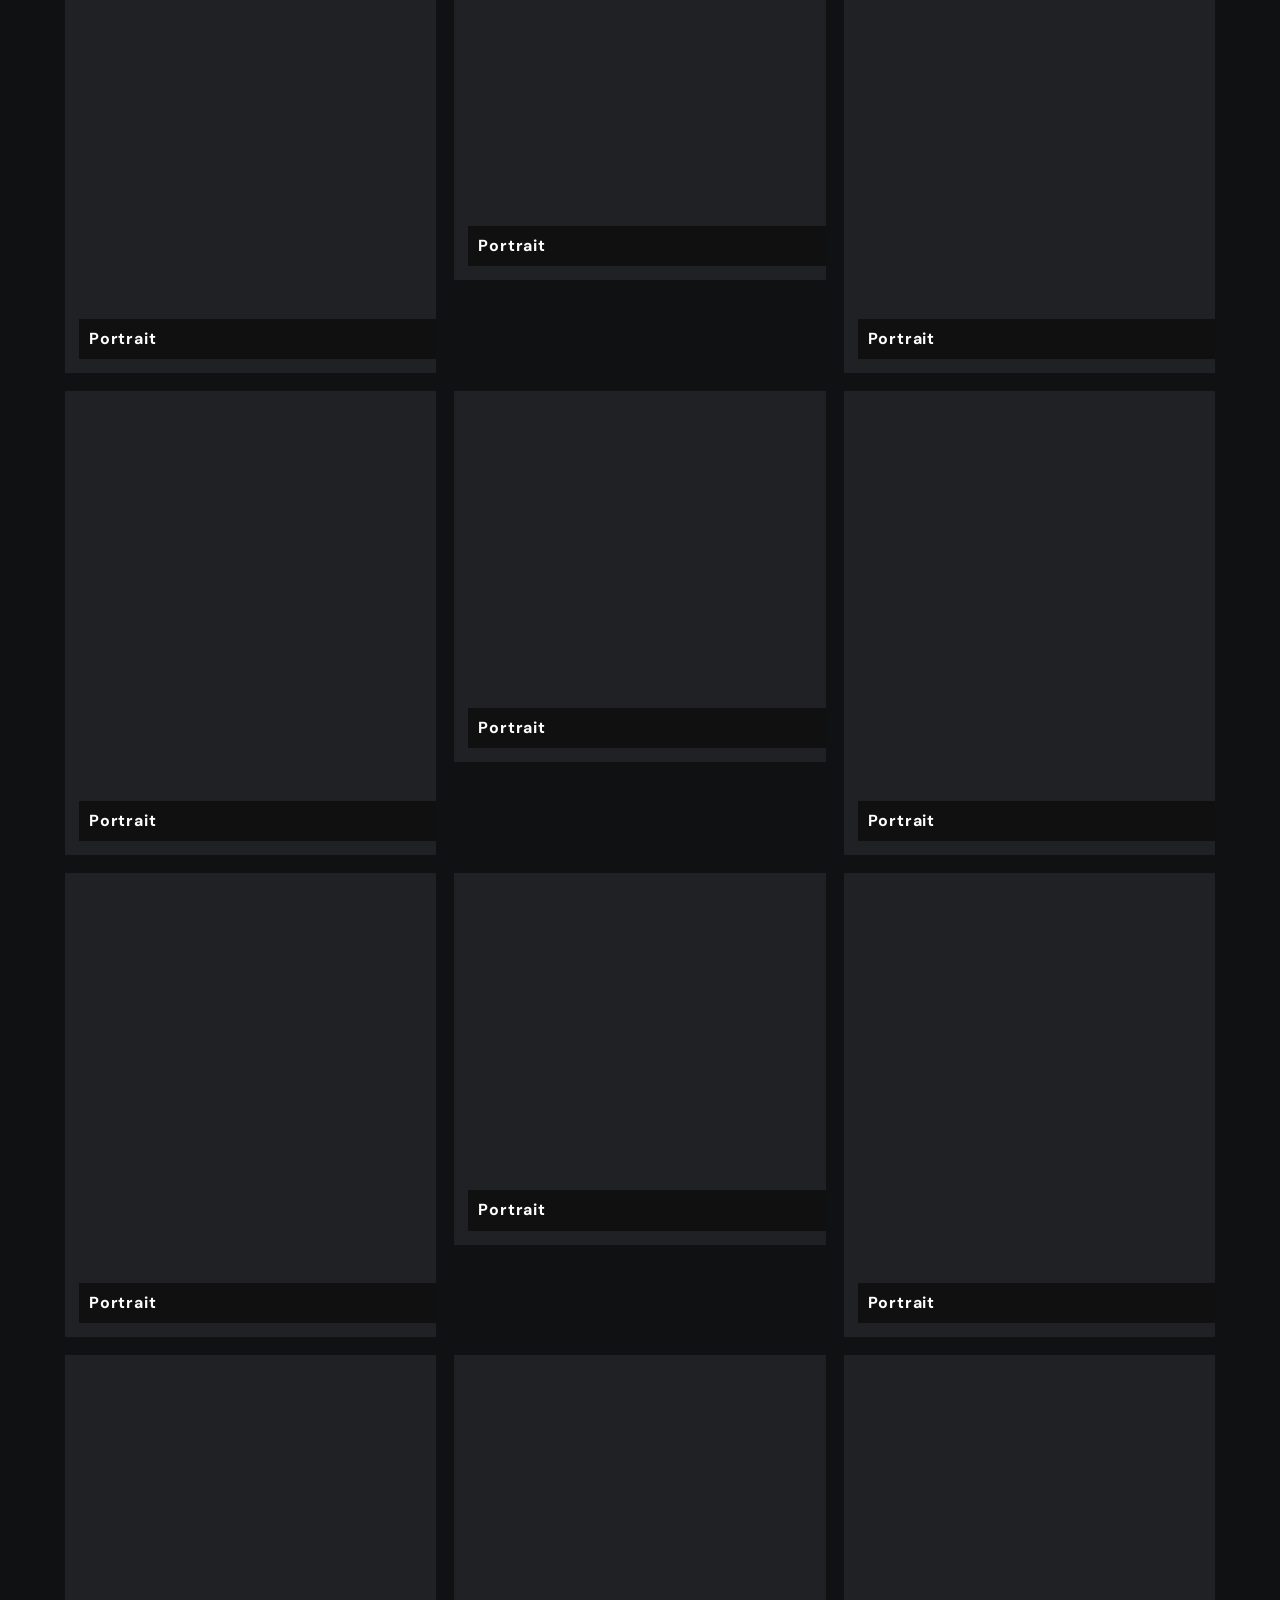
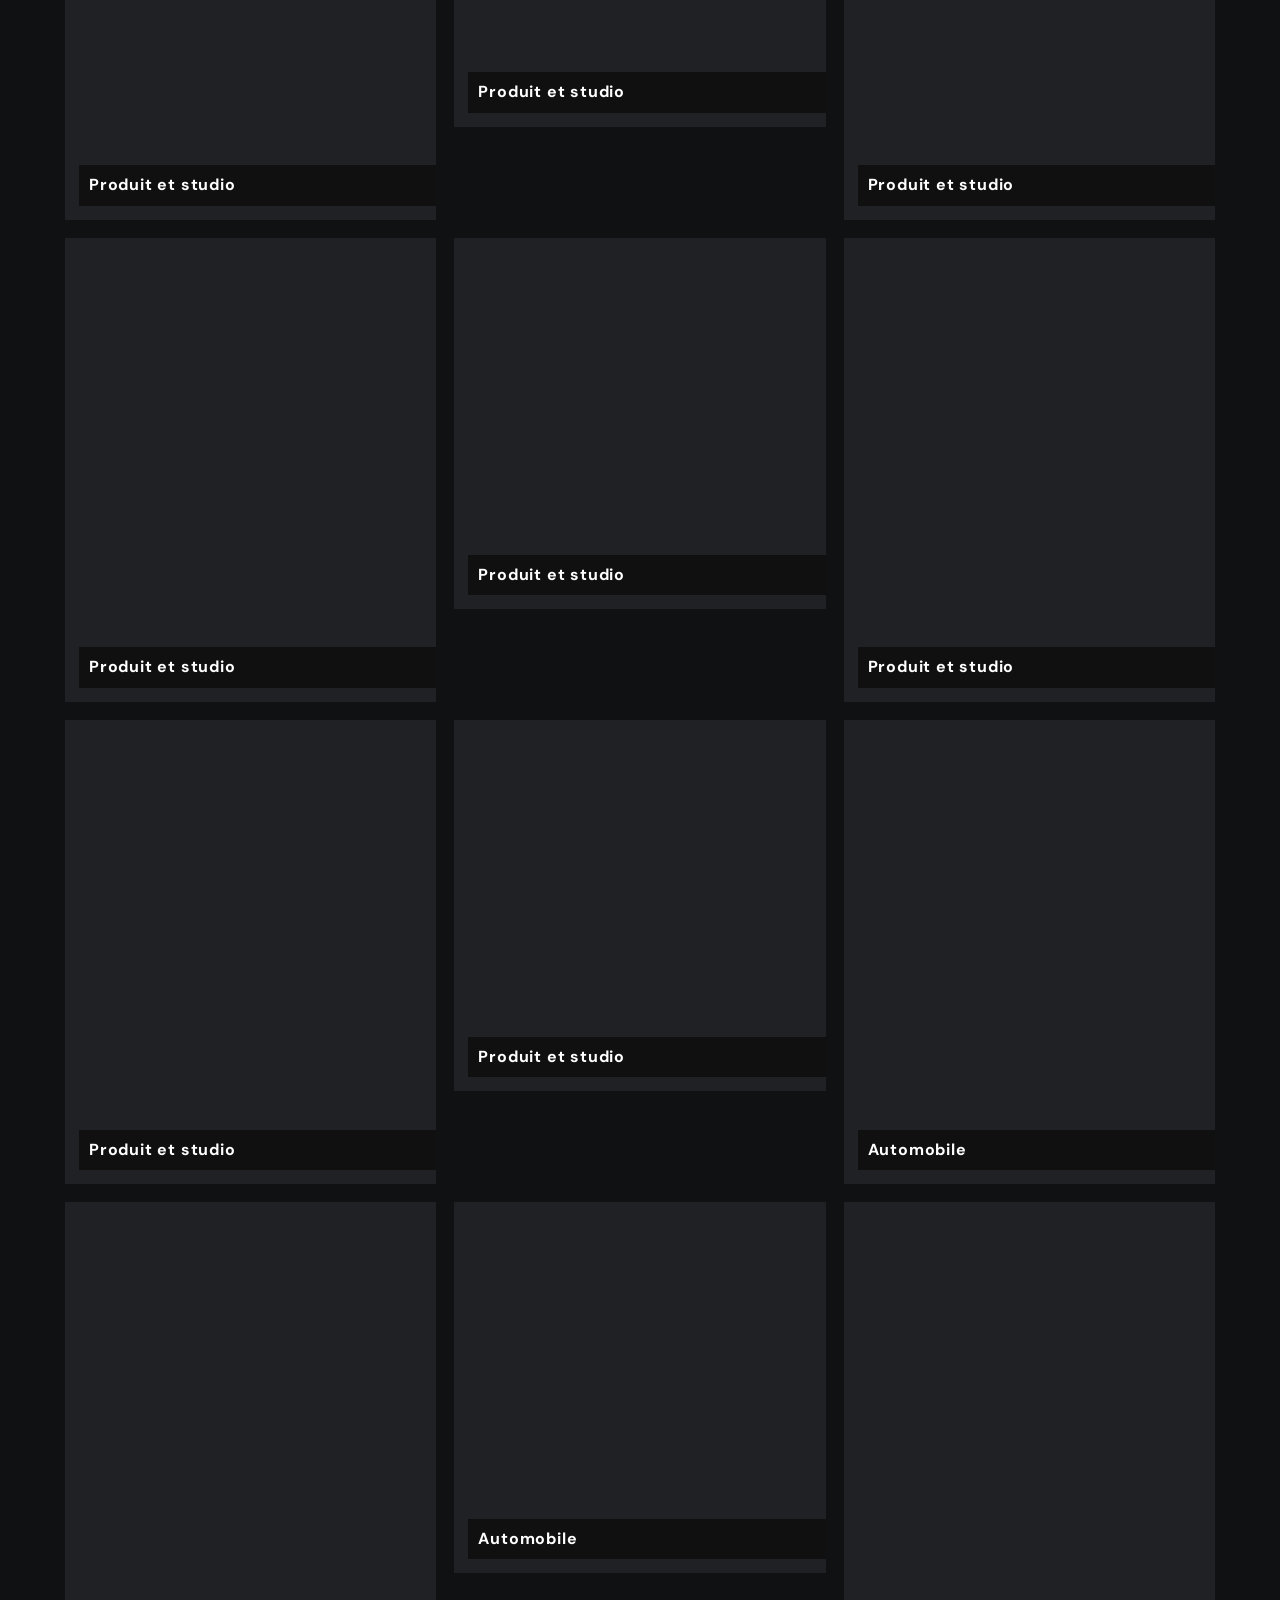
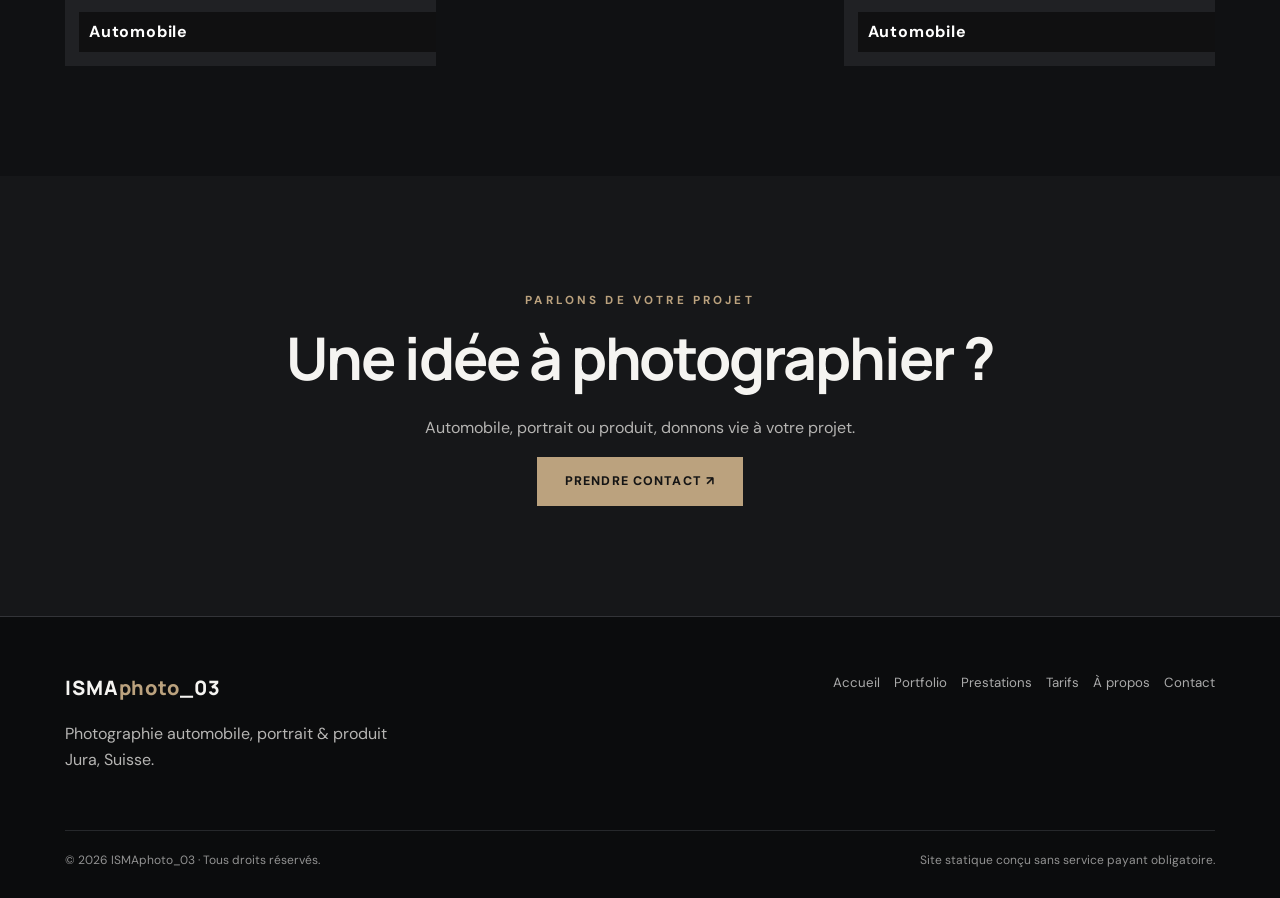
<file: portfolio.html>
<!doctype html><html lang="fr-CH"><head><meta charset="utf-8"><meta name="viewport" content="width=device-width, initial-scale=1"><meta name="theme-color" content="#101113"><meta name="description" content="Découvrez les univers photographiques automobile, portrait et produit d’ISMAphoto_03."><title>Portfolio | ISMAphoto_03</title><link rel="stylesheet" href="assets/style.css"><link rel="icon" href="assets/favicon.svg" type="image/svg+xml"><style>
#galerie-photos .shot.photo-card{position:relative;overflow:hidden;min-height:250px;background:#202124;display:block}
#galerie-photos .shot.photo-card img{width:100%;height:100%;min-height:250px;object-fit:cover;display:block;transition:transform .35s ease}
#galerie-photos .shot.photo-card:hover img{transform:scale(1.035)}
#galerie-photos .shot.photo-card .label{position:absolute;left:14px;bottom:14px;padding:7px 10px;background:rgba(10,10,10,.72);color:white}
#galerie-photos .shot[hidden]{display:none!important}

/* Visionneuse photo accessible, sans dependance externe */
#galerie-photos .photo-card{cursor:zoom-in}
.photo-lightbox[hidden]{display:none!important}
.photo-lightbox{position:fixed;inset:0;z-index:2000;background:rgba(5,6,9,.97);color:#fff;display:flex;flex-direction:column;align-items:center;justify-content:center;padding:60px 60px 34px}
.photo-lightbox__image{display:block;max-width:100%;max-height:calc(100dvh - 155px);object-fit:contain}
.photo-lightbox__caption{margin-top:15px;text-align:center;color:#ddd;font-size:.95rem}
.photo-lightbox__button{position:absolute;display:grid;place-items:center;width:46px;height:46px;border:1px solid #777;border-radius:50%;background:rgba(15,15,15,.75);color:white;cursor:pointer;font-size:27px;line-height:1}
.photo-lightbox__button:focus-visible{outline:3px solid #d4b78d;outline-offset:4px}
.photo-lightbox__close{top:12px;right:18px}
.photo-lightbox__prev{left:12px;top:50%;transform:translateY(-50%)}
.photo-lightbox__next{right:12px;top:50%;transform:translateY(-50%)}
.photo-lightbox__counter{position:absolute;top:25px;left:50%;transform:translateX(-50%);font-size:.85rem;color:#ddd}
body.lightbox-open{overflow:hidden}
@media(max-width:640px){.photo-lightbox{padding:65px 12px 65px}.photo-lightbox__image{max-height:calc(100dvh - 175px)}.photo-lightbox__prev{left:9px;top:auto;bottom:12px;transform:none}.photo-lightbox__next{right:9px;top:auto;bottom:12px;transform:none}.photo-lightbox__caption{max-width:85%}}
</style></head><body><header class="header inner"><div class="container nav"><a class="brand" href="index.html" aria-label="Retour à l’accueil">ISMA<span>photo</span>_03</a><button class="menu-toggle" aria-label="Ouvrir le menu" aria-expanded="false" aria-controls="navigation">☰ Menu</button><nav id="navigation" class="nav-links" aria-label="Navigation principale"><a href="index.html" >Accueil</a><a href="portfolio.html" aria-current="page">Portfolio</a><a href="prestations.html" >Prestations</a><a href="tarifs.html" >Tarifs</a><a href="apropos.html" >À propos</a><a href="contact.html" >Contact</a><a href="/admin/" class="espace-prive">🔒 Espace privé</a></nav></div></header><main><section class="page-head"><div class="container"><span class="eyebrow">ISMAphoto_03 · Jura Suisse</span><h1>Portfolio</h1><p>Trois univers photographiques, une même attention portée aux détails.</p></div></section><section class="section"><div class="container"><div class="portfolio-filters" role="group" aria-label="Filtrer les photographies"><button class="filter active" data-filter="all">Tout voir</button><button class="filter" data-filter="auto">Automobile</button><button class="filter" data-filter="portrait">Portrait</button><button class="filter" data-filter="produit">Produit &amp; studio</button></div><div class="masonry" id="galerie-photos" aria-live="polite"><p class="muted" id="galerie-status">Chargement des photographies…</p></div></div></section><section class="section alt"><div class="container" style="text-align:center"><span class="eyebrow">Parlons de votre projet</span><h2>Une idée à photographier ?</h2><p class="muted">Automobile, portrait ou produit, donnons vie à votre projet.</p><a class="btn" href="contact.html">Prendre contact ↗</a></div></section></main><footer class="footer"><div class="container"><div class="footer-main"><div><a class="brand" href="index.html">ISMA<span>photo</span>_03</a><p class="muted">Photographie automobile, portrait &amp; produit<br>Jura, Suisse.</p></div><nav class="footer-nav" aria-label="Liens secondaires"><a href="index.html" >Accueil</a><a href="portfolio.html" aria-current="page">Portfolio</a><a href="prestations.html" >Prestations</a><a href="tarifs.html" >Tarifs</a><a href="apropos.html" >À propos</a><a href="contact.html" >Contact</a></nav></div><div class="footer-bottom"><span>© <span id="year">2026</span> ISMAphoto_03 · Tous droits réservés.</span><span>Site statique conçu sans service payant obligatoire.</span></div></div></footer><script src="assets/script.js" defer></script><script>document.getElementById('year').textContent=new Date().getFullYear()</script><script>
(async function(){
 const grid=document.getElementById('galerie-photos');
 const categoryNames={'Automobile':'auto','Portrait':'portrait','Produit et studio':'produit','Produit & studio':'produit'};
 try {
   const res=await fetch('data/galerie.json',{cache:'no-store'});
   if(!res.ok) throw new Error('Aucune galerie publiée');
   const raw=await res.json();
   const items=Array.isArray(raw)?raw:(Array.isArray(raw?.items)?raw.items:[]);
   grid.replaceChildren();
   let count=0;
   for(const item of items){
     if(!item || typeof item.photo!=='string' || !item.photo.trim()) continue;
     const source=item.photo.trim();
     if(/^(javascript:|data:|\/\/)/i.test(source)) continue;
     const url=source.startsWith('/')?source.slice(1):source;
     const article=document.createElement('div');
     article.className='shot photo-card';
     article.dataset.category=categoryNames[item.categorie]||'auto';
     const img=document.createElement('img');
     img.src=url;img.alt=String(item.titre||'Photographie ISMAphoto_03');img.loading='lazy';
     const label=document.createElement('span');
     label.className='label';label.textContent=String(item.titre||item.categorie||'Photographie');
     article.append(img,label);grid.append(article);count++;
   }
   if(!count) grid.textContent='La galerie est en préparation. De nouvelles photographies arrivent prochainement.';
 }catch(err){
   grid.textContent='La galerie est en préparation. De nouvelles photographies arrivent prochainement.';
 }
})();
</script>
<script>
(() => {
 const grid=document.getElementById('galerie-photos');
 const box=document.createElement('div');
 box.className='photo-lightbox';box.hidden=true;
 box.setAttribute('role','dialog');box.setAttribute('aria-modal','true');box.setAttribute('aria-label','Photographie agrandie');
 box.innerHTML='<span class="photo-lightbox__counter" aria-live="polite"></span><button type="button" class="photo-lightbox__button photo-lightbox__close" aria-label="Fermer la photo">×</button><button type="button" class="photo-lightbox__button photo-lightbox__prev" aria-label="Photo précédente">‹</button><img class="photo-lightbox__image" alt=""><button type="button" class="photo-lightbox__button photo-lightbox__next" aria-label="Photo suivante">›</button><div class="photo-lightbox__caption"></div>';
 document.body.append(box);
 const image=box.querySelector('img');const caption=box.querySelector('.photo-lightbox__caption');const counter=box.querySelector('.photo-lightbox__counter');
 const close=box.querySelector('.photo-lightbox__close');const previous=box.querySelector('.photo-lightbox__prev');const next=box.querySelector('.photo-lightbox__next');
 let visible=[],position=0,lastFocus=null,startX=null;
 function cards(){return [...grid.querySelectorAll('.photo-card')].filter(el=>!el.hidden)}
 function show(index){if(!visible.length)return;position=(index+visible.length)%visible.length;const src=visible[position].querySelector('img');image.src=src.currentSrc||src.src;image.alt=src.alt;caption.textContent=src.alt;counter.textContent=(position+1)+' / '+visible.length;previous.hidden=next.hidden=visible.length<2}
 function open(card){visible=cards();const idx=visible.indexOf(card);if(idx<0)return;lastFocus=document.activeElement;box.hidden=false;document.body.classList.add('lightbox-open');show(idx);close.focus()}
 function dismiss(){box.hidden=true;image.removeAttribute('src');document.body.classList.remove('lightbox-open');lastFocus?.focus?.()}
 grid.addEventListener('click',event=>{const card=event.target.closest('.photo-card');if(card&&grid.contains(card))open(card)});
 grid.addEventListener('keydown',event=>{if((event.key==='Enter'||event.key===' ')&&event.target.classList.contains('photo-card')){event.preventDefault();open(event.target)}});
 // Les photos sont creees dynamiquement par Pages CMS : rendre chaque carte accessible au clavier.
 new MutationObserver(()=>{grid.querySelectorAll('.photo-card').forEach(card=>{card.tabIndex=0;card.setAttribute('role','button');card.setAttribute('aria-label','Agrandir : '+(card.querySelector('img')?.alt||'Photographie'))})}).observe(grid,{childList:true});
 close.addEventListener('click',dismiss);previous.addEventListener('click',()=>show(position-1));next.addEventListener('click',()=>show(position+1));
 box.addEventListener('click',event=>{if(event.target===box)dismiss()});
 document.addEventListener('keydown',event=>{if(box.hidden)return;if(event.key==='Escape')dismiss();else if(event.key==='ArrowRight')show(position+1);else if(event.key==='ArrowLeft')show(position-1);else if(event.key==='Tab'){const controls=[close,previous,next].filter(b=>!b.hidden);const i=controls.indexOf(document.activeElement);if(event.shiftKey&&i===0){event.preventDefault();controls[controls.length-1].focus()}else if(!event.shiftKey&&i===controls.length-1){event.preventDefault();controls[0].focus()}}});
 box.addEventListener('touchstart',event=>{startX=event.changedTouches[0]?.screenX??null},{passive:true});
 box.addEventListener('touchend',event=>{if(startX===null)return;const delta=(event.changedTouches[0]?.screenX??startX)-startX;if(Math.abs(delta)>55)show(position+(delta<0?1:-1));startX=null},{passive:true});
})();
</script>
</body></html>
</file>
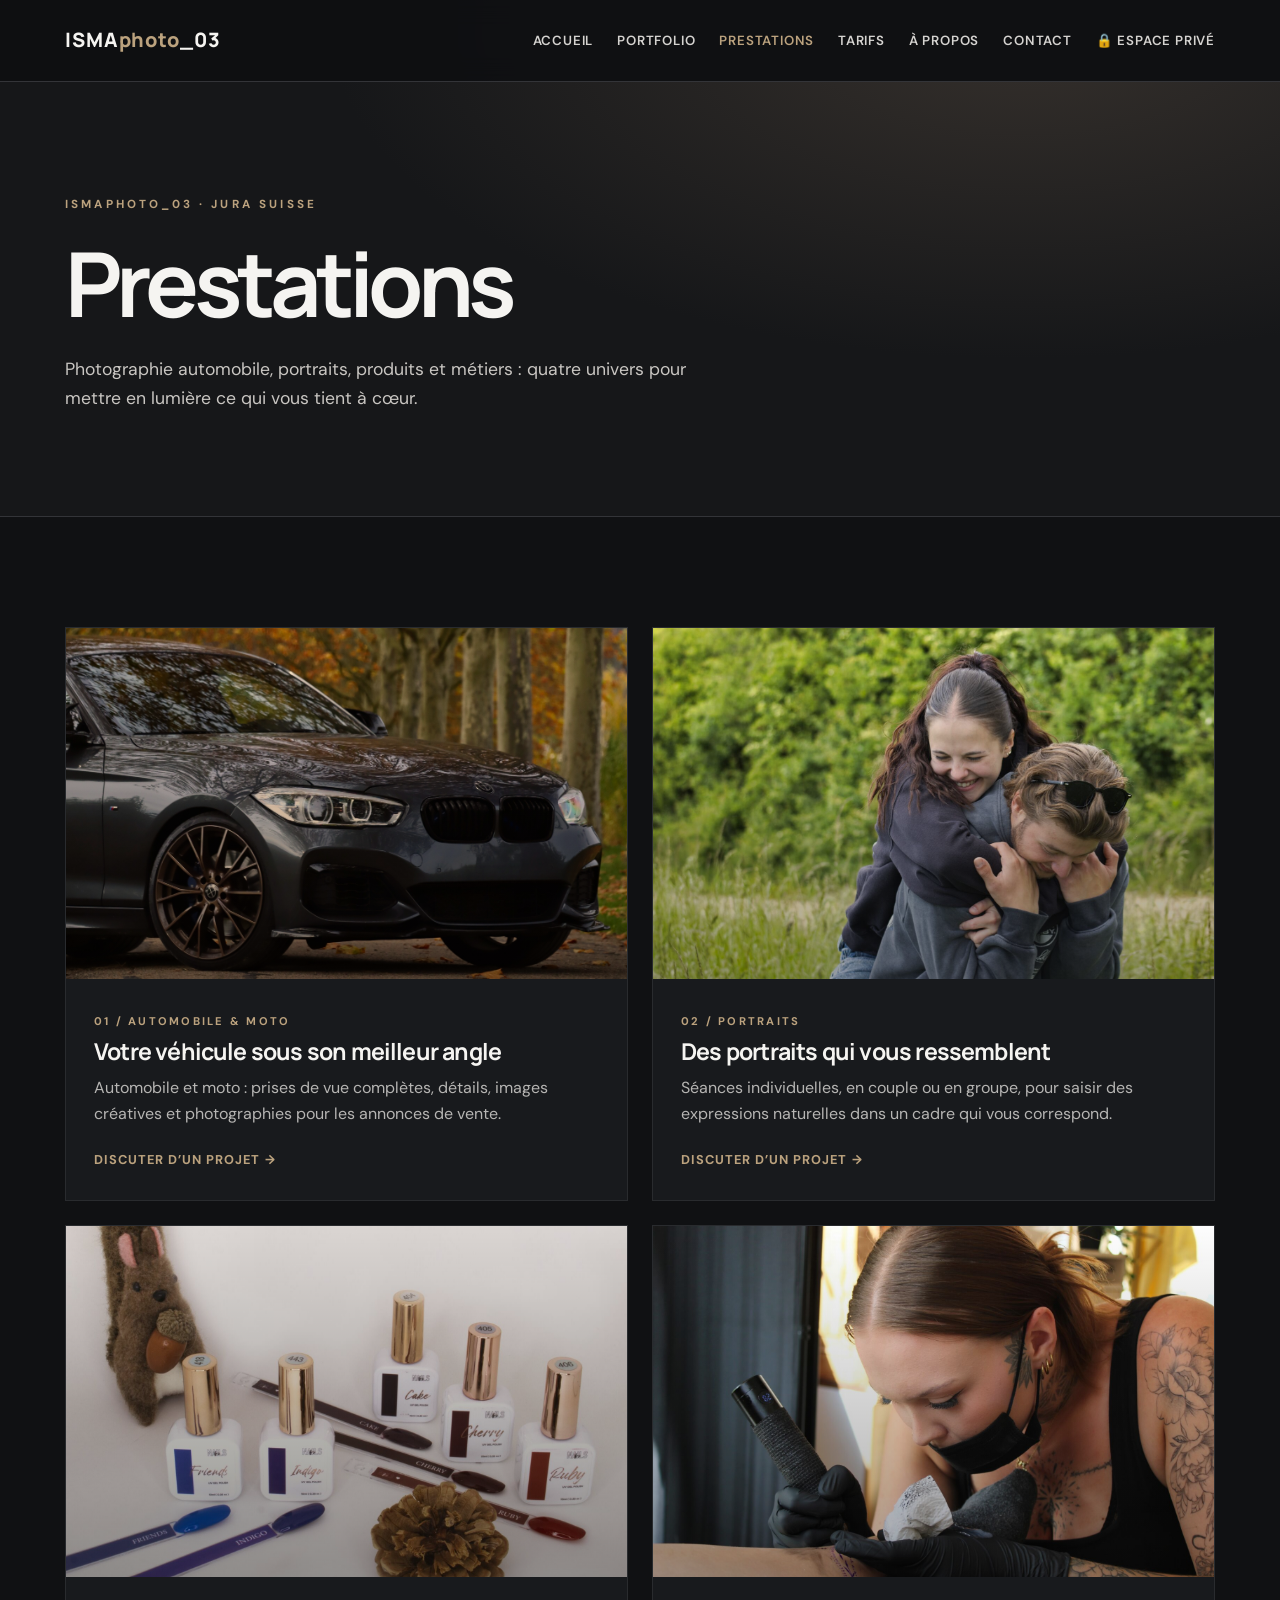
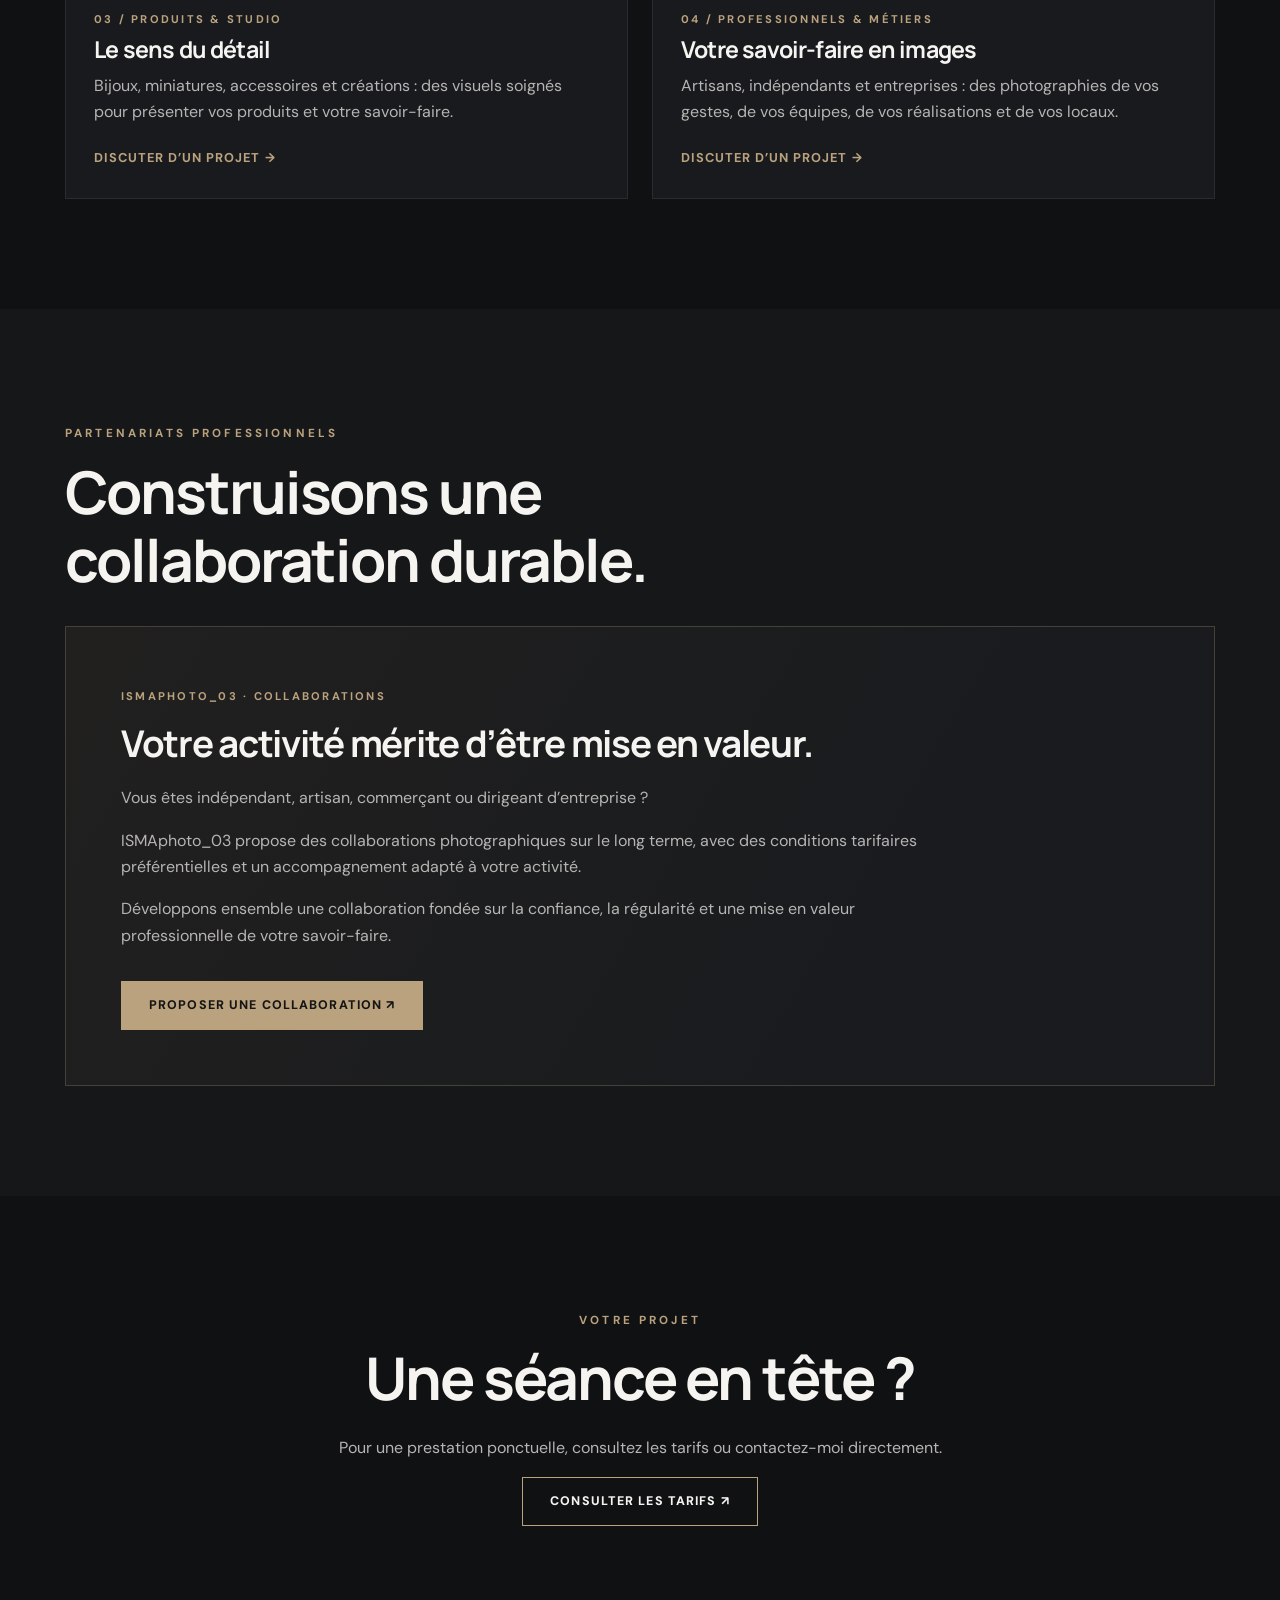
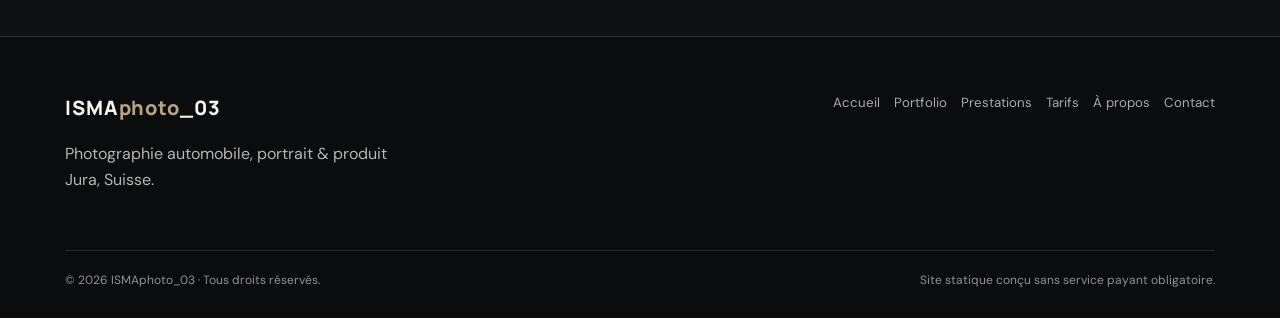
<file: prestations.html>
<!doctype html>
<!DOCTYPE html>
<html lang="fr-CH"><head><meta charset="utf-8"/><meta content="width=device-width, initial-scale=1" name="viewport"/><meta content="#101113" name="theme-color"/><meta content="Photographie automobile, portrait et produits par ISMAphoto_03, photographe dans le Jura suisse." name="description"/><title>Prestations | ISMAphoto_03</title><link href="assets/style.css" rel="stylesheet"/><link href="assets/favicon.svg" rel="icon" type="image/svg+xml"/><style>
/* ISMAphoto_03 — Prestations : mise en page et couvertures indépendantes */
.prestations-grid{grid-template-columns:repeat(2,minmax(0,1fr));gap:24px}
.prestations-grid .card .media{aspect-ratio:16/10;background-position:center;background-size:cover}
.prestations-grid .card .body{padding:28px}
.prestations-grid .visual-professional{background-image:linear-gradient(135deg,#292925,#151719 62%,#403727)}
.partnership-intro{max-width:760px;margin-bottom:32px}
.partnership-panel{border:1px solid #45403a;background:linear-gradient(120deg,#21201f 0%,#191b1e 70%);padding:clamp(28px,5vw,55px)}
.partnership-panel>div{max-width:830px}
.partnership-panel h3{font-size:clamp(1.65rem,3vw,2.3rem);margin:14px 0 20px}
.partnership-panel p{color:var(--muted);margin:0 0 16px}
.partnership-panel .btn{margin-top:16px}
@media(max-width:680px){.prestations-grid{grid-template-columns:1fr}.prestations-grid .card .body{padding:23px}}
</style></head><body><header class="header inner"><div class="container nav"><a aria-label="Retour à l’accueil" class="brand" href="index.html">ISMA<span>photo</span>_03</a><button aria-controls="navigation" aria-expanded="false" aria-label="Ouvrir le menu" class="menu-toggle">☰ Menu</button><nav aria-label="Navigation principale" class="nav-links" id="navigation"><a href="index.html">Accueil</a><a href="portfolio.html">Portfolio</a><a aria-current="page" href="prestations.html">Prestations</a><a href="tarifs.html">Tarifs</a><a href="apropos.html">À propos</a><a href="contact.html">Contact</a><a href="/admin/" class="espace-prive">🔒 Espace privé</a></nav></div></header><main><section class="page-head"><div class="container"><span class="eyebrow">ISMAphoto_03 · Jura Suisse</span><h1>Prestations</h1><p>Photographie automobile, portraits, produits et métiers : quatre univers pour mettre en lumière ce qui vous tient à cœur.</p></div></section><section class="section" id="univers-prestations"><div class="container grid prestations-grid"><article class="card"><div aria-label="Illustration Automobile &amp; moto" class="media visual-auto" data-photo="photo_automobile" role="img"></div><div class="body"><span class="tag">01 / Automobile &amp; moto</span><h3>Votre véhicule sous son meilleur angle</h3><p>Automobile et moto : prises de vue complètes, détails, images créatives et photographies pour les annonces de vente.</p><a class="small-link" href="contact.html">Discuter d’un projet →</a></div></article><article class="card"><div aria-label="Illustration Portraits" class="media visual-portrait" data-photo="photo_portrait" role="img"></div><div class="body"><span class="tag">02 / Portraits</span><h3>Des portraits qui vous ressemblent</h3><p>Séances individuelles, en couple ou en groupe, pour saisir des expressions naturelles dans un cadre qui vous correspond.</p><a class="small-link" href="contact.html">Discuter d’un projet →</a></div></article><article class="card"><div aria-label="Illustration Produits &amp; studio" class="media visual-product" data-photo="photo_produit" role="img"></div><div class="body"><span class="tag">03 / Produits &amp; studio</span><h3>Le sens du détail</h3><p>Bijoux, miniatures, accessoires et créations : des visuels soignés pour présenter vos produits et votre savoir-faire.</p><a class="small-link" href="contact.html">Discuter d’un projet →</a></div></article><article class="card"><div aria-label="Illustration Professionnels et métiers" class="media visual-professional" data-photo="photo_professionnel" role="img"></div><div class="body"><span class="tag">04 / Professionnels &amp; métiers</span><h3>Votre savoir-faire en images</h3><p>Artisans, indépendants et entreprises : des photographies de vos gestes, de vos équipes, de vos réalisations et de vos locaux.</p><a class="small-link" href="contact.html">Discuter d’un projet →</a></div></article></div></section><section class="section alt" id="partenariats"><div class="container"><div class="partnership-intro"><span class="eyebrow">Partenariats professionnels</span><h2>Construisons une collaboration durable.</h2></div><div class="partnership-panel"><div><span class="tag">ISMAphoto_03 · Collaborations</span><h3>Votre activité mérite d’être mise en valeur.</h3><p>Vous êtes indépendant, artisan, commerçant ou dirigeant d’entreprise ?</p><p>ISMAphoto_03 propose des collaborations photographiques sur le long terme, avec des conditions tarifaires préférentielles et un accompagnement adapté à votre activité.</p><p>Développons ensemble une collaboration fondée sur la confiance, la régularité et une mise en valeur professionnelle de votre savoir-faire.</p><a class="btn" href="contact.html">Proposer une collaboration ↗</a></div></div></div></section><section class="section"><div class="container" style="text-align:center"><span class="eyebrow">Votre projet</span><h2>Une séance en tête ?</h2><p class="muted">Pour une prestation ponctuelle, consultez les tarifs ou contactez-moi directement.</p><a class="btn outline" href="tarifs.html">Consulter les tarifs ↗</a></div></section></main><footer class="footer"><div class="container"><div class="footer-main"><div><a class="brand" href="index.html">ISMA<span>photo</span>_03</a><p class="muted">Photographie automobile, portrait &amp; produit<br/>Jura, Suisse.</p></div><nav aria-label="Liens secondaires" class="footer-nav"><a href="index.html">Accueil</a><a href="portfolio.html">Portfolio</a><a aria-current="page" href="prestations.html">Prestations</a><a href="tarifs.html">Tarifs</a><a href="apropos.html">À propos</a><a href="contact.html">Contact</a></nav></div><div class="footer-bottom"><span>© <span id="year">2026</span> ISMAphoto_03 · Tous droits réservés.</span><span>Site statique conçu sans service payant obligatoire.</span></div></div></footer><script defer="" src="assets/script.js"></script><script>document.getElementById('year').textContent=new Date().getFullYear()</script><script>
/* Quatre images configurables dans Pages CMS > Photos des prestations.
   Les images de secours restent affichées tant qu'aucune photo n'est choisie. */
(async function () {
  const cards = [
    ['photo_automobile', 'Automobile et moto'],
    ['photo_portrait', 'Portraits'],
    ['photo_produit', 'Produits et studio'],
    ['photo_professionnel', 'Professionnels et métiers']
  ];
  try {
    const response = await fetch('data/prestations.json', {cache: 'no-cache'});
    if (!response.ok) return;
    const settings = await response.json();
    for (const [field, label] of cards) {
      const element = document.querySelector('.prestations-grid [data-photo="' + field + '"]');
      if (!element) continue;
      const path = typeof settings[field] === 'string' ? settings[field].trim() : '';
      if (!/^\/images\/[a-zA-Z0-9_./% -]+\.(?:jpg|jpeg|png|webp|avif)$/i.test(path) || path.includes('..')) continue;
      const image = new Image();
      image.onload = () => {
        element.style.backgroundImage = 'url(' + JSON.stringify(path) + ')';
        element.setAttribute('aria-label', 'Photographie de prestation : ' + label);
      };
      image.src = path;
    }
  } catch (_) { /* Aucune erreur visible si le CMS n'est pas encore configuré. */ }
})();
</script></body></html>
</file>
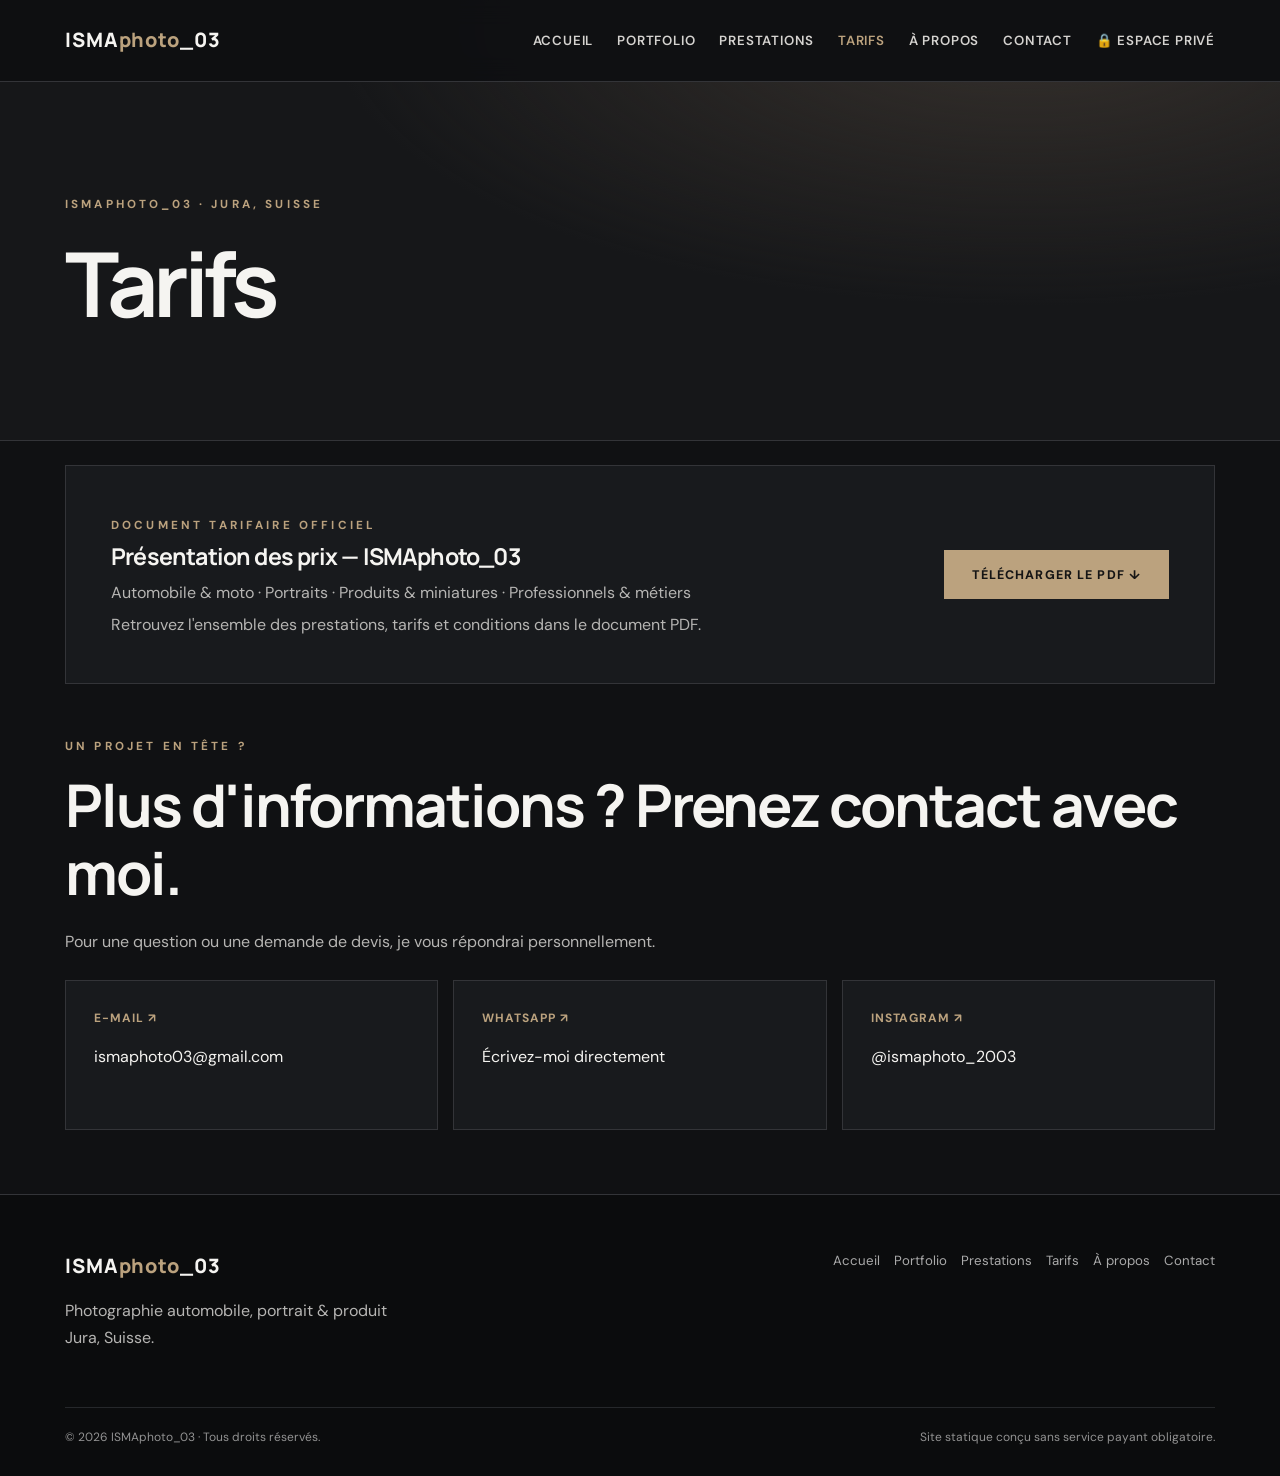
<file: tarifs.html>
<!DOCTYPE html>
<html lang="fr-CH"><head><meta charset="utf-8"/><meta content="width=device-width, initial-scale=1" name="viewport"/><meta content="#101113" name="theme-color"/><meta content="Consultez et téléchargez les tarifs et prestations officiels ISMAphoto_03." name="description"/><title>Tarifs | ISMAphoto_03</title><link href="assets/style.css" rel="stylesheet"/><link href="assets/favicon.svg" rel="icon" type="image/svg+xml"/></head><body><header class="header inner"><div class="container nav"><a aria-label="Retour à l’accueil" class="brand" href="index.html">ISMA<span>photo</span>_03</a><button aria-controls="navigation" aria-expanded="false" aria-label="Ouvrir le menu" class="menu-toggle">☰ Menu</button><nav aria-label="Navigation principale" class="nav-links" id="navigation"><a href="index.html">Accueil</a><a href="portfolio.html">Portfolio</a><a href="prestations.html">Prestations</a><a aria-current="page" href="tarifs.html">Tarifs</a><a href="apropos.html">À propos</a><a href="contact.html">Contact</a><a href="/admin/" class="espace-prive">🔒 Espace privé</a></nav></div></header><main><section class="page-head"><div class="container"><span class="eyebrow">ISMAphoto_03 · Jura, Suisse</span><h1>Tarifs</h1></div></section><section class="section" style="padding-top:24px;padding-bottom:64px"><div class="container">
<div class="pdf-box" style="display:flex;align-items:center;justify-content:space-between;gap:24px;flex-wrap:wrap">
<div><span class="eyebrow">Document tarifaire officiel</span><h3>Présentation des prix — ISMAphoto_03</h3><p>Automobile &amp; moto · Portraits · Produits &amp; miniatures · Professionnels &amp; métiers</p><p class="muted">Retrouvez l'ensemble des prestations, tarifs et conditions dans le document PDF.</p></div>
<a class="btn" download="ISMAphoto_03_Tarifs_2026.pdf" href="ISMAphoto_03_Tarifs_2026.pdf">Télécharger le PDF ↓</a>
</div>
<div style="margin-top:48px"><span class="eyebrow">Un projet en tête ?</span><h2>Plus d'informations ? Prenez contact avec moi.</h2><p class="muted">Pour une question ou une demande de devis, je vous répondrai personnellement.</p>
<div class="contact-links" style="margin-top:24px"><a class="contact-box" href="mailto:ismaphoto03@gmail.com?subject=Demande%20de%20renseignements%20ISMAphoto_03"><strong>E-mail ↗</strong><span>ismaphoto03@gmail.com</span></a><a class="contact-box" href="https://wa.me/41786314746" rel="noopener noreferrer" target="_blank"><strong>WhatsApp ↗</strong><span>Écrivez-moi directement</span></a><a class="contact-box" href="https://www.instagram.com/ismaphoto_2003/" rel="noopener noreferrer" target="_blank"><strong>Instagram ↗</strong><span>@ismaphoto_2003</span></a></div>
</div></div></section></main><footer class="footer"><div class="container"><div class="footer-main"><div><a class="brand" href="index.html">ISMA<span>photo</span>_03</a><p class="muted">Photographie automobile, portrait &amp; produit<br/>Jura, Suisse.</p></div><nav aria-label="Liens secondaires" class="footer-nav"><a href="index.html">Accueil</a><a href="portfolio.html">Portfolio</a><a href="prestations.html">Prestations</a><a aria-current="page" href="tarifs.html">Tarifs</a><a href="apropos.html">À propos</a><a href="contact.html">Contact</a></nav></div><div class="footer-bottom"><span>© <span id="year">2026</span> ISMAphoto_03 · Tous droits réservés.</span><span>Site statique conçu sans service payant obligatoire.</span></div></div></footer><script defer="" src="assets/script.js"></script><script>document.getElementById('year').textContent=new Date().getFullYear()</script></body></html>
</file>
<file: assets/style.css>
@import url('https://fonts.googleapis.com/css2?family=DM+Sans:wght@400;500;600;700&family=Manrope:wght@400;500;600;700;800&display=swap');
:root{color-scheme:dark;--bg:#101113;--panel:#181a1d;--line:#333438;--text:#f5f4f1;--muted:#b6b5b3;--gold:#bba27e}*{box-sizing:border-box}html{scroll-behavior:smooth}body{margin:0;background:var(--bg);color:var(--text);font-family:'DM Sans',Arial,sans-serif;line-height:1.65}a{color:inherit;text-decoration:none}button,input,textarea{font:inherit}a:focus-visible,button:focus-visible{outline:2px solid var(--gold);outline-offset:5px}.container{width:min(1150px,90%);margin:auto}.header{height:82px;position:fixed;inset:0 0 auto;z-index:100;display:flex;align-items:center;transition:background .3s,border-color .3s;border-bottom:1px solid transparent}.header.scrolled,.header.open,.header.inner{background:rgba(15,16,18,.97);border-color:var(--line);backdrop-filter:blur(12px)}.nav{display:flex;align-items:center;justify-content:space-between;gap:30px}.brand{font-family:Manrope,Arial,sans-serif;font-size:1.24rem;font-weight:800;letter-spacing:.045em;white-space:nowrap}.brand span{color:var(--gold)}.nav-links{display:flex;align-items:center;gap:24px}.nav-links a{font-size:.83rem;font-weight:600;letter-spacing:.06em;color:#d5d3d0;text-transform:uppercase;transition:color .2s}.nav-links a:hover,.nav-links a[aria-current=page]{color:var(--gold)}.menu-toggle{display:none;background:transparent;border:1px solid #666;color:white;padding:9px 13px;cursor:pointer}.hero{height:100svh;min-height:590px;position:relative;display:grid;place-items:center;text-align:center;isolation:isolate;background:#15191b url('hero.svg') center/cover no-repeat}.hero:before{content:'';position:absolute;inset:0;background:linear-gradient(180deg,rgba(7,8,10,.48),rgba(7,8,10,.26) 40%,rgba(7,8,10,.78));z-index:-1}.hero-content{padding:100px 24px 75px;max-width:900px}.eyebrow{text-transform:uppercase;letter-spacing:.27em;font-size:.73rem;font-weight:700;color:var(--gold)}h1,h2,h3{font-family:Manrope,Arial,sans-serif;line-height:1.16;letter-spacing:-.035em}h1{font-size:clamp(3.7rem,10vw,8.4rem);margin:18px 0 18px;font-weight:700;letter-spacing:-.065em}h2{font-size:clamp(2.2rem,4.6vw,4.2rem);margin:12px 0 22px}h3{font-size:1.45rem;margin:5px 0 10px}.hero .lead{font-size:clamp(1rem,2vw,1.3rem);color:#e5e0d9;letter-spacing:.035em;margin-bottom:35px}.btn{display:inline-flex;align-items:center;justify-content:center;gap:10px;min-height:49px;padding:12px 27px;border:1px solid var(--gold);background:var(--gold);color:#151515;font-size:.78rem;font-weight:800;letter-spacing:.09em;text-transform:uppercase;transition:transform .2s,background .2s;cursor:pointer}.btn:hover{transform:translateY(-2px);background:#d5bc98}.btn.outline{background:transparent;color:var(--text)}.btn.outline:hover{background:rgba(187,162,126,.15)}.scroll-hint{position:absolute;bottom:32px;left:0;right:0;text-align:center;letter-spacing:.25em;font-size:.68rem;text-transform:uppercase;color:#ccc}.section{padding:110px 0}.section.alt{background:#161719}.muted{color:var(--muted)}.section-intro{max-width:700px;margin-bottom:44px}.grid{display:grid;grid-template-columns:repeat(3,minmax(0,1fr));gap:22px}.card{background:var(--panel);border:1px solid #292b2e;overflow:hidden}.card .body{padding:25px}.card p{margin:0 0 18px;color:var(--muted)}.card .media{aspect-ratio:5/4;background-position:center;background-size:cover;position:relative;display:flex;align-items:flex-end;padding:15px}.card .media:after{content:'';position:absolute;inset:0;background:linear-gradient(transparent,rgba(0,0,0,.35));pointer-events:none}.visual-auto{background-image:url('hero.svg')}.visual-portrait{background-image:url('portrait.svg')}.visual-product{background-image:url('produit.svg')}.small-link{font-size:.8rem;letter-spacing:.08em;font-weight:700;text-transform:uppercase;color:var(--gold)}.small-link:hover{text-decoration:underline}.split{display:grid;grid-template-columns:1fr 1fr;gap:80px;align-items:center}.split-art{min-height:425px;background:#222 url('hero.svg') center/cover;border:1px solid #2b2d2f}.tag{font-size:.7rem;text-transform:uppercase;letter-spacing:.2em;color:var(--gold);font-weight:700}.page-head{padding:190px 0 85px;background:radial-gradient(ellipse at 80% 5%,#35302c 0,transparent 48%),#161719;border-bottom:1px solid var(--line)}.page-head h1{font-size:clamp(3.2rem,7vw,6rem);margin:15px 0 20px}.page-head p{max-width:660px;color:#c9c6c2;font-size:1.1rem}.portfolio-filters{display:flex;gap:12px;flex-wrap:wrap;margin-bottom:30px}.filter{background:transparent;color:#ccc;border:1px solid #444;padding:10px 16px;cursor:pointer}.filter.active,.filter:hover{border-color:var(--gold);color:var(--gold)}.masonry{display:grid;grid-template-columns:repeat(3,1fr);gap:18px}.shot{position:relative;display:block;aspect-ratio:4/5;background:#26282b;background-size:cover;background-position:center;overflow:hidden}.shot:nth-child(3n+2){aspect-ratio:4/4}.shot .label{position:absolute;bottom:0;left:0;right:0;padding:45px 20px 18px;background:linear-gradient(transparent,rgba(0,0,0,.85));font-weight:700;letter-spacing:.05em}.notice{padding:28px;border:1px solid #60523f;background:#24201a}.notice p{margin:7px 0 0}.feature-list{padding:0;list-style:none}.feature-list li{border-bottom:1px solid var(--line);padding:18px 0;display:flex;justify-content:space-between;gap:15px}.feature-list li:after{content:'↗';color:var(--gold)}.contact-links{display:grid;grid-template-columns:repeat(3,1fr);gap:15px}.contact-box{padding:28px;background:var(--panel);border:1px solid var(--line);min-height:150px;overflow-wrap:anywhere}.contact-box strong{display:block;margin-bottom:15px;color:var(--gold);letter-spacing:.08em;text-transform:uppercase;font-size:.75rem}.pdf-box{padding:45px;border:1px solid var(--line);background:var(--panel);display:flex;justify-content:space-between;align-items:center;gap:25px;flex-wrap:wrap}.pdf-box p{margin:6px 0 0;color:var(--muted)}.footer{background:#0b0c0d;padding:55px 0 28px;border-top:1px solid var(--line)}.footer-main{display:flex;justify-content:space-between;gap:30px;flex-wrap:wrap}.footer-nav{display:flex;gap:14px;flex-wrap:wrap;font-size:.83rem;color:#aaa}.footer-bottom{border-top:1px solid #26282b;margin-top:40px;padding-top:20px;display:flex;justify-content:space-between;gap:15px;flex-wrap:wrap;color:#929292;font-size:.75rem}::selection{background:var(--gold);color:#111}@media(max-width:850px){.menu-toggle{display:block}.nav-links{display:none;position:absolute;top:81px;left:0;right:0;padding:25px 5%;background:#131416;flex-direction:column;align-items:flex-start;border-bottom:1px solid var(--line)}.header.open .nav-links{display:flex}.grid,.contact-links{grid-template-columns:1fr 1fr}.split{gap:35px}}@media(max-width:600px){.header{height:70px}.nav-links{top:69px}.brand{font-size:1.08rem}.hero{min-height:530px}.hero h1{font-size:clamp(2.85rem,11vw,4.1rem)}.hero .lead{font-size:1rem}.section{padding:70px 0}.grid,.contact-links,.split,.masonry{grid-template-columns:1fr}.shot{aspect-ratio:6/5!important}.page-head{padding:130px 0 55px}.page-head h1{font-size:3rem}.split-art{min-height:310px}.pdf-box{padding:24px}}
</file>
<file: admin/style.css>
:root{--ink:#242322;--muted:#79726c;--bronze:#a77957;--bronze-light:#f0e5d9;--border:#e8dfd6;--paper:#faf9f7;--night:#1b1b1b;--shadow:0 14px 50px rgba(36,25,15,.055)}
*,*::before,*::after{box-sizing:border-box}html{scroll-behavior:smooth}body{margin:0;font-family:Inter,-apple-system,BlinkMacSystemFont,'Segoe UI',Arial,sans-serif;color:var(--ink);background:var(--paper);min-height:100vh;display:flex;flex-direction:column}button,input,a{font:inherit}a{color:inherit;text-decoration:none}button{cursor:pointer}button:focus-visible,a:focus-visible,input:focus-visible{outline:3px solid #cea47d;outline-offset:3px}svg{display:block}.site-header,.site-footer{background:var(--night);color:#ddd}.site-header{padding:21px max(24px,calc((100vw - 1120px)/2));}.header-top{display:flex;justify-content:space-between;align-items:center;gap:20px}.brand{font-size:21px;color:#e2d8d1;font-weight:700;letter-spacing:-.7px}.brand span{color:#d6ae8b}.brand-sub{color:#b7aea6;font-size:10px;letter-spacing:2.4px;font-weight:600;margin-top:5px}.aperture{color:#c8a17d}.nav-line{border-top:1px solid #49413b;margin-top:21px;padding-top:18px;display:flex;gap:26px;justify-content:space-between;align-items:center}.nav-links{display:flex;flex-wrap:wrap;gap:20px;font-size:12px;color:#cecbc8}.nav-links a:hover{color:#e4b88c}.nav-private{color:#d6ae8b;font-size:12px;display:flex;align-items:center;gap:7px;font-weight:600}.site-footer{padding:22px;text-align:center;margin-top:auto}.site-footer .brand-footer{font-size:13px;color:#d8ae89;font-weight:700}.site-footer .copyright{font-size:11px;color:#a9a29b;margin-top:7px}.main{width:min(1080px,100% - 40px);margin:0 auto;flex:1}.login-main{display:flex;align-items:center;justify-content:center;padding:66px 0 80px}.login-shell{max-width:460px;text-align:center;width:100%}.seal{width:76px;height:76px;border-radius:50%;background:#f1e8e0;display:grid;place-items:center;margin:0 auto 26px;color:var(--bronze)}.eyebrow{font-size:11px;text-transform:uppercase;letter-spacing:2px;color:var(--bronze);font-weight:800}.login-shell h1{font-family:Georgia,'Times New Roman',serif;font-size:clamp(35px,4.4vw,48px);font-weight:500;margin:13px 0 14px;letter-spacing:-1.3px}.intro{color:#77716c;font-size:15px;line-height:1.75;max-width:395px;margin:0 auto 29px}.login-panel{background:#fff;border:1px solid var(--border);border-radius:17px;padding:28px;text-align:left;box-shadow:var(--shadow)}.panel-heading{display:flex;align-items:center;gap:11px;font-size:17px;font-weight:700;margin-bottom:26px}.panel-heading svg{color:var(--bronze)}.field-label{font-size:13px;font-weight:650;margin-bottom:9px;display:block}.password-input{display:flex;gap:9px}.password-input input{border:1px solid var(--border);border-radius:9px;background:#fff;width:100%;padding:13px 14px;color:var(--ink);font-size:14px}.password-input button{border:1px solid var(--border);border-radius:9px;background:#fff;min-width:47px;display:grid;place-items:center;color:#756e69}.primary{border:0;background:#23211f;color:white;border-radius:9px;padding:13px 17px;font-weight:650;font-size:13px;display:inline-flex;justify-content:center;align-items:center;gap:11px;transition:background .2s}.primary:hover{background:#5a4533}.primary:disabled{opacity:.6;cursor:wait}.login-submit{margin-top:21px;width:100%}.secure-note{display:flex;align-items:center;gap:6px;justify-content:center;margin-top:20px;color:#89817b;font-size:11px}.message{font-size:12px;line-height:1.5;margin-top:12px;color:#aa493b;min-height:18px}.copyright-small{text-align:center;color:#999087;font-size:11px;margin-top:26px}.docs-main{padding:42px 0 75px}.docs-top{display:flex;justify-content:space-between;align-items:center;gap:20px;margin-bottom:28px}.docs-top h1{font-family:Georgia,'Times New Roman',serif;font-size:39px;font-weight:500;letter-spacing:-1px;margin:6px 0 4px}.docs-sub{font-size:13px;color:var(--muted)}.logout{border:1px solid var(--border);border-radius:9px;background:#fff;display:flex;align-items:center;gap:8px;font-size:12px;padding:11px 14px;color:#5f5953}.logout:hover{border-color:var(--bronze)}.folder-grid{display:grid;grid-template-columns:repeat(4,minmax(0,1fr));gap:12px;margin-bottom:25px}.folder{border:1px solid var(--border);background:#fff;border-radius:13px;text-align:left;padding:18px 17px;min-height:152px;display:flex;flex-direction:column;align-items:flex-start;gap:12px;transition:background .2s,border-color .2s}.folder[aria-selected=true]{border-color:var(--bronze);background:var(--bronze-light)}.folder:hover{border-color:var(--bronze)}.folder-icon{color:var(--bronze)}.folder-title{font-weight:700;font-size:13px;line-height:1.35}.folder-count{font-size:11px;color:var(--muted);margin-top:auto}.documents-panel{background:#fff;border:1px solid var(--border);border-radius:16px;padding:25px;box-shadow:var(--shadow)}.section-bar{display:flex;gap:11px;align-items:center;border-bottom:1px solid #ece6e1;padding-bottom:22px}.section-bar svg{color:var(--bronze)}.section-bar h2{font-family:Georgia,'Times New Roman',serif;font-weight:500;font-size:24px;margin:0 0 3px}.section-bar p{color:var(--muted);margin:0;font-size:12px}.search-wrap{position:relative;margin:22px 0}.search-wrap svg{position:absolute;top:12px;left:13px;color:#a99d92}.search{border:1px solid var(--border);border-radius:9px;padding:12px 15px 12px 41px;width:100%;font-size:13px;outline:none}.search:focus{border-color:var(--bronze)}.documents{display:flex;flex-direction:column;gap:11px}.section-heading{color:var(--bronze);font-weight:750;letter-spacing:1.3px;text-transform:uppercase;font-size:10px;margin:12px 0 2px}.file{display:flex;justify-content:space-between;align-items:center;gap:16px;padding:15px;border:1px solid #efe9e3;border-radius:10px;flex-wrap:wrap}.file-main{display:flex;align-items:center;gap:12px;min-width:0;flex:1}.file-icon{background:#f3e9df;border-radius:8px;padding:10px;color:var(--bronze);flex:none}.file-title{font-size:13px;font-weight:700;line-height:1.35}.file-desc{font-size:11px;color:#807a74;margin-top:4px}.file-actions{display:flex;gap:8px;flex-wrap:wrap}.action{display:inline-flex;align-items:center;gap:7px;border-radius:8px;padding:10px 12px;font-size:12px;font-weight:650;border:1px solid var(--border);background:#fff;white-space:nowrap}.action:hover{border-color:var(--bronze)}.action.download{background:#f3eee9;border-color:#f3eee9}.no-results{padding:25px;text-align:center;font-size:13px;color:var(--muted)}.docs-help{margin:22px 3px 0;color:var(--muted);font-size:11px;line-height:1.5}.offline-banner{display:none;background:#fff2eb;color:#874a2f;border:1px solid #e1ad92;padding:13px 15px;border-radius:10px;font-size:13px;margin-bottom:18px}
@media(max-width:850px){.folder-grid{grid-template-columns:repeat(2,minmax(0,1fr))}.folder{min-height:126px}.nav-links{gap:12px}.site-header{padding:18px 24px}}@media(max-width:520px){.site-header{padding:18px}.header-top .brand{font-size:19px}.nav-line{align-items:flex-start;gap:15px}.nav-links{gap:9px;font-size:11px;line-height:1.6}.nav-private{font-size:11px;white-space:nowrap}.main{width:calc(100% - 28px)}.login-main{padding:52px 0 60px}.login-panel{padding:22px}.intro{font-size:14px}.docs-main{padding:28px 0 45px}.docs-top h1{font-size:32px}.folder-grid{gap:9px}.folder{padding:14px 12px;min-height:132px}.folder-title{font-size:12px}.documents-panel{padding:16px}.file{padding:12px}.file-actions{width:100%;justify-content:flex-end}.action{flex:1;justify-content:center}.site-footer{padding:20px}}@media(prefers-reduced-motion:reduce){*,*::before,*::after{scroll-behavior:auto!important;transition:none!important}}
</file>
